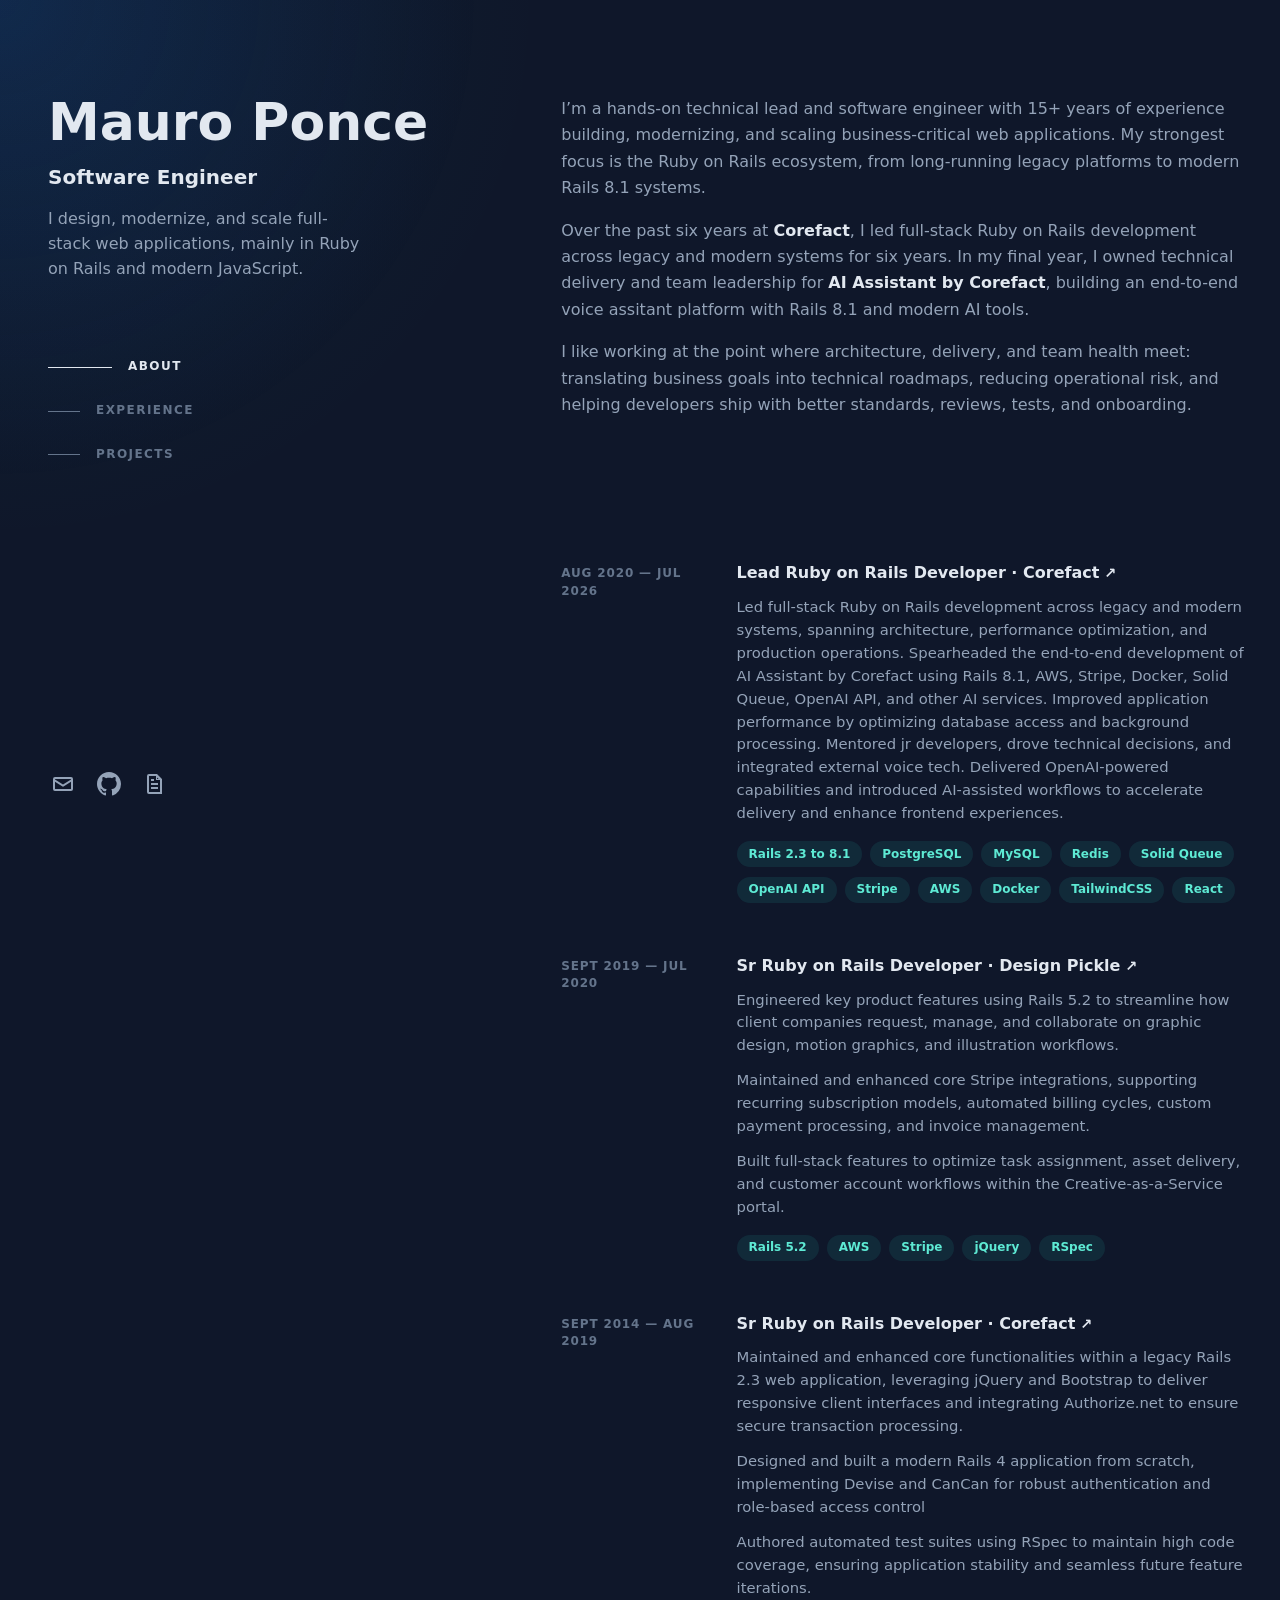
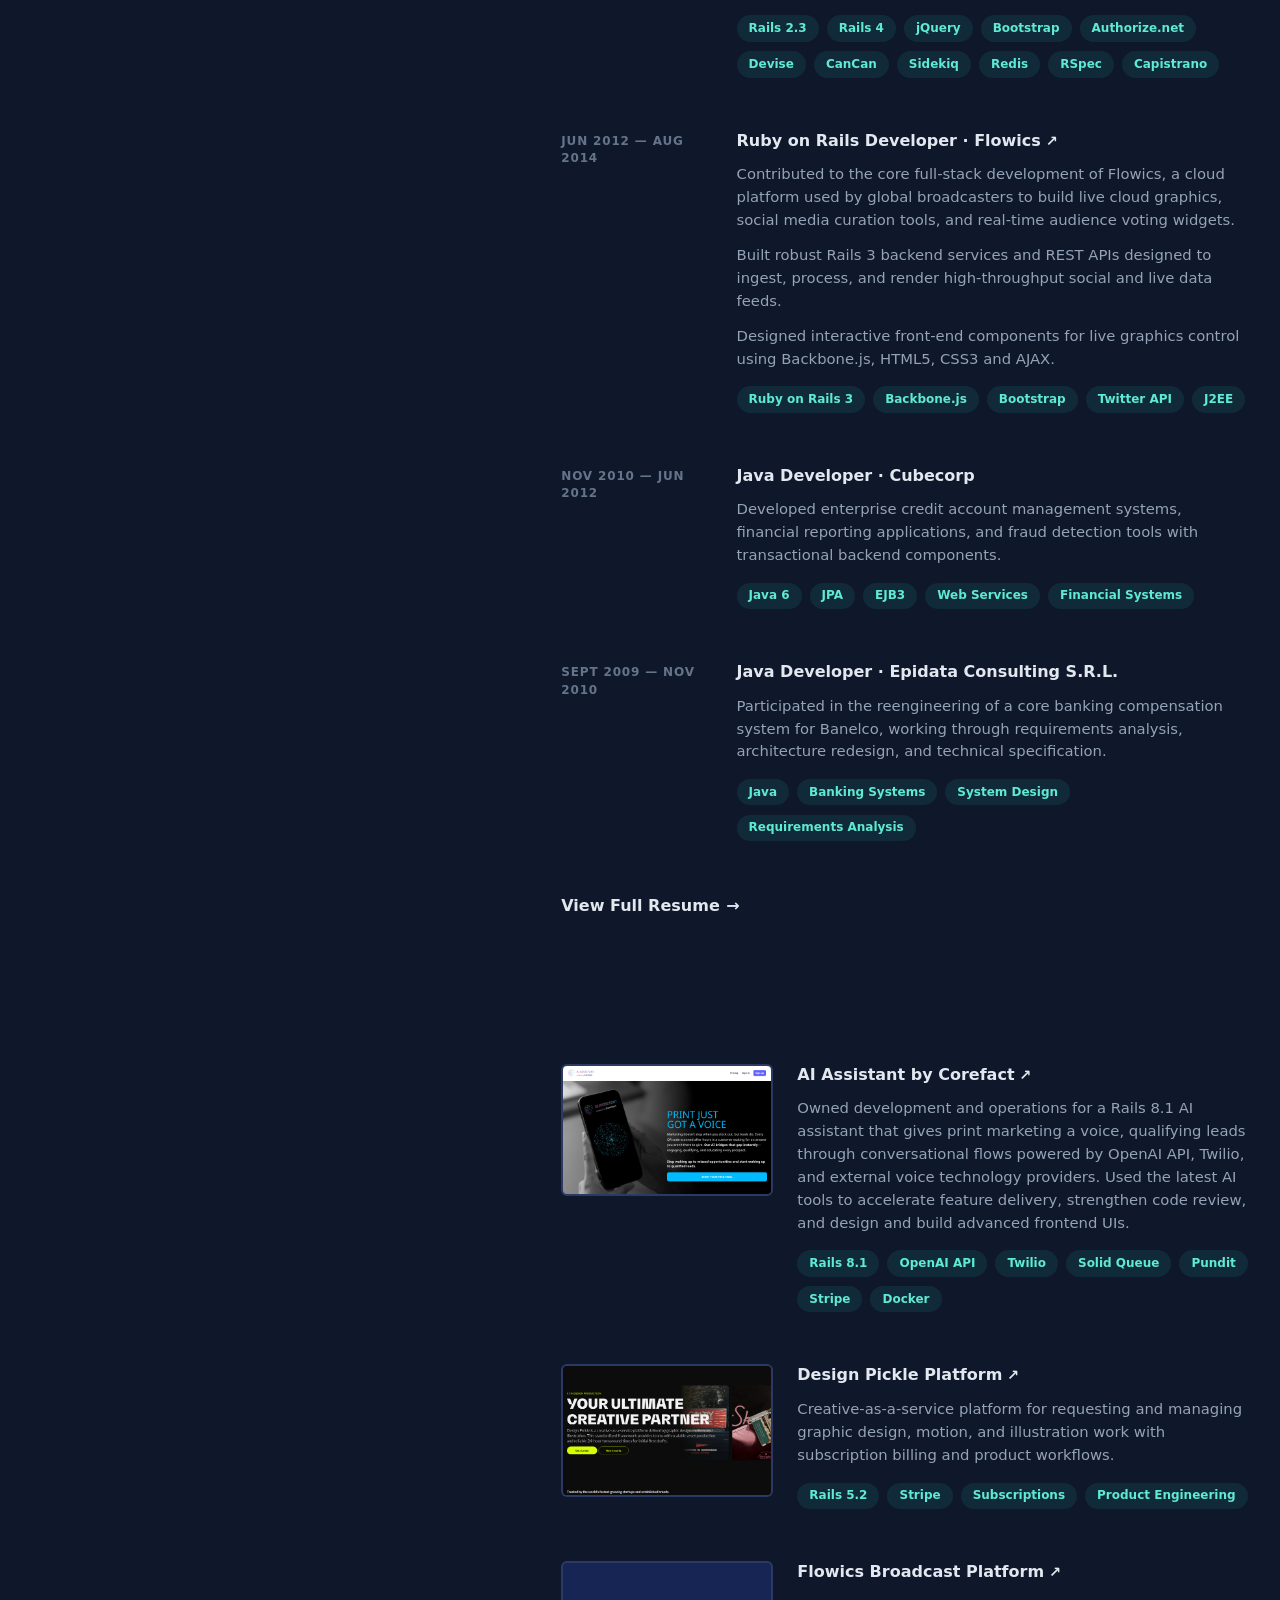
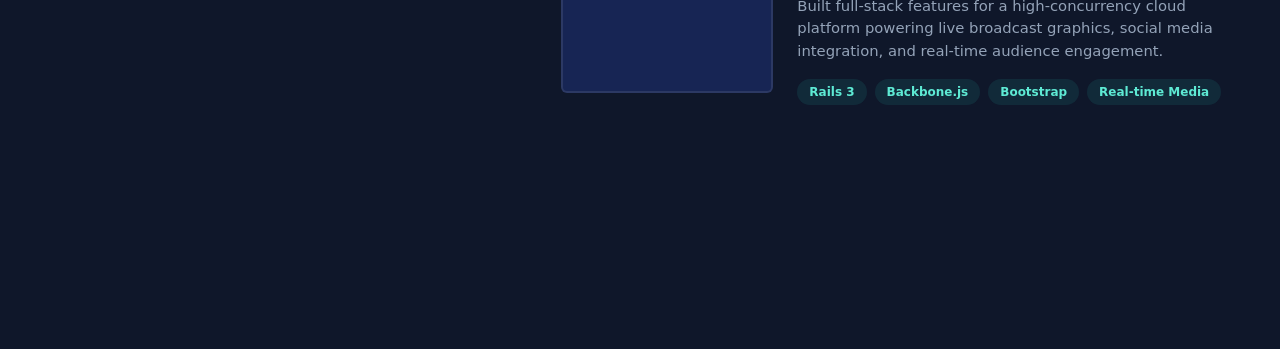
<file: index.html>
<!DOCTYPE html>
<html lang="en">
<head>
  <meta charset="utf-8">
  <meta name="viewport" content="width=device-width, initial-scale=1">
  <meta name="description" content="Mauro Ponce is a Ruby on Rails Tech Lead and Software Engineer based in Buenos Aires, Argentina.">
  <meta name="theme-color" content="#0f172a">
  <title>Mauro Ponce</title>
  <style>
    :root {
      --bg: #0f172a;
      --panel: rgba(30, 41, 59, 0.5);
      --panel-border: rgba(148, 163, 184, 0.1);
      --text: #94a3b8;
      --muted: #64748b;
      --heading: #e2e8f0;
      --accent: #5eead4;
      --accent-soft: rgba(45, 212, 191, 0.1);
      --focus: #f8e16c;
      --max: 1280px;
    }

    * {
      box-sizing: border-box;
    }

    html {
      scroll-behavior: smooth;
    }

    body {
      min-height: 100vh;
      margin: 0;
      background:
        radial-gradient(circle at top left, rgba(20, 184, 166, 0.08), transparent 34rem),
        var(--bg);
      color: var(--text);
      font: 16px/1.65 Inter, ui-sans-serif, system-ui, -apple-system, BlinkMacSystemFont, "Segoe UI", sans-serif;
      text-rendering: optimizeLegibility;
      -webkit-font-smoothing: antialiased;
    }

    body::before {
      position: fixed;
      inset: 0;
      z-index: 0;
      pointer-events: none;
      content: "";
      background: radial-gradient(
        600px circle at var(--spotlight-x, 0) var(--spotlight-y, 0),
        rgba(29, 78, 216, 0.15),
        transparent 80%
      );
      transition: opacity 180ms ease;
    }

    a {
      color: inherit;
      text-decoration: none;
    }

    a:hover,
    a:focus-visible {
      color: var(--accent);
    }

    a:focus-visible,
    button:focus-visible {
      outline: 2px solid var(--focus);
      outline-offset: 4px;
    }

    p {
      margin: 0;
    }

    .skip-link {
      position: absolute;
      left: 1rem;
      top: 1rem;
      z-index: 10;
      transform: translateY(-150%);
      border-radius: 4px;
      background: var(--focus);
      color: #0f172a;
      padding: 0.75rem 1rem;
      font-size: 0.875rem;
      font-weight: 800;
      letter-spacing: 0.08em;
      text-transform: uppercase;
      transition: transform 160ms ease;
    }

    .skip-link:focus-visible {
      transform: translateY(0);
      color: #0f172a;
    }

    .page {
      position: relative;
      z-index: 1;
      width: min(100%, var(--max));
      min-height: 100vh;
      margin: 0 auto;
      padding: 0 3rem;
    }

    .layout {
      display: flex;
      justify-content: space-between;
      gap: 1rem;
    }

    .sidebar {
      position: sticky;
      top: 0;
      display: flex;
      flex: 0 0 42%;
      max-height: 100vh;
      min-height: 100vh;
      flex-direction: column;
      justify-content: space-between;
      padding: 6rem 0;
    }

    .intro h1 {
      margin: 0;
      color: var(--heading);
      font-size: clamp(2.65rem, 6vw, 3.25rem);
      font-weight: 800;
      line-height: 1;
      letter-spacing: 0;
    }

    .intro h2 {
      margin: 1rem 0 0;
      color: var(--heading);
      font-size: 1.25rem;
      font-weight: 600;
      line-height: 1.35;
      letter-spacing: 0;
    }

    .intro p {
      max-width: 20rem;
      margin-top: 1rem;
      line-height: 1.55;
    }

    .nav {
      margin-top: 4rem;
    }

    .nav ul,
    .social-list,
    .timeline,
    .tag-list,
    .project-list,
    .related-links {
      margin: 0;
      padding: 0;
      list-style: none;
    }

    .nav-link {
      display: flex;
      align-items: center;
      width: max-content;
      padding: 0.75rem 0;
      color: var(--muted);
      font-size: 0.75rem;
      font-weight: 800;
      letter-spacing: 0.12em;
      text-transform: uppercase;
    }

    .nav-link::before {
      display: block;
      width: 2rem;
      height: 1px;
      margin-right: 1rem;
      background: var(--muted);
      content: "";
      transition: width 160ms ease, background-color 160ms ease;
    }

    .nav-link:hover,
    .nav-link:focus-visible,
    .nav-link.active {
      color: var(--heading);
    }

    .nav-link:hover::before,
    .nav-link:focus-visible::before,
    .nav-link.active::before {
      width: 4rem;
      background: var(--heading);
    }

    .social-list {
      display: flex;
      align-items: center;
      gap: 1.25rem;
      margin-left: 0.125rem;
    }

    .social-link {
      display: inline-flex;
      align-items: center;
      justify-content: center;
      width: 1.625rem;
      height: 1.625rem;
      color: var(--text);
    }

    .social-link svg {
      display: block;
      width: 1.5rem;
      height: 1.5rem;
      fill: currentColor;
    }

    main {
      flex: 0 0 58%;
      padding: 6rem 0;
    }

    .section {
      margin-bottom: 9rem;
      scroll-margin-top: 6rem;
    }

    .section-heading {
      position: sticky;
      top: 0;
      z-index: 2;
      display: none;
      margin: 0 0 1.5rem;
      padding: 1.25rem 0;
      background: rgba(15, 23, 42, 0.86);
      color: var(--heading);
      font-size: 0.875rem;
      font-weight: 800;
      letter-spacing: 0.12em;
      text-transform: uppercase;
      backdrop-filter: blur(12px);
    }

    .prose p + p {
      margin-top: 1rem;
    }

    .prose a,
    footer a {
      color: var(--heading);
      font-weight: 600;
    }

    .prose a:hover,
    .prose a:focus-visible,
    footer a:hover,
    footer a:focus-visible {
      color: var(--accent);
    }

    .timeline,
    .project-list {
      position: relative;
    }

    .timeline:hover .item,
    .project-list:hover .project-card {
      opacity: 0.55;
    }

    .timeline .item:hover,
    .project-list .project-card:hover,
    .timeline .item:focus-within,
    .project-list .project-card:focus-within {
      opacity: 1;
    }

    .item,
    .project-card {
      position: relative;
      display: grid;
      gap: 1rem;
      padding-bottom: 0.25rem;
      transition: opacity 160ms ease;
    }

    .item {
      grid-template-columns: minmax(7.25rem, 0.95fr) minmax(0, 3.05fr);
    }

    .item + .item,
    .project-card + .project-card {
      margin-top: 3rem;
    }

    .item::before,
    .project-card::before {
      position: absolute;
      inset: -1rem -1.5rem;
      z-index: -1;
      display: block;
      border-radius: 8px;
      background: transparent;
      box-shadow: none;
      content: "";
      transition: background-color 160ms ease, box-shadow 160ms ease;
    }

    .item:hover::before,
    .item:focus-within::before,
    .project-card:hover::before,
    .project-card:focus-within::before {
      background: var(--panel);
      box-shadow: inset 0 1px 0 0 var(--panel-border), 0 14px 36px rgba(2, 6, 23, 0.22);
    }

    .date {
      margin-top: 0.2rem;
      color: var(--muted);
      font-size: 0.75rem;
      font-weight: 800;
      letter-spacing: 0.07em;
      line-height: 1.45;
      text-transform: uppercase;
    }

    .item h3,
    .project-card h3 {
      margin: 0;
      color: var(--heading);
      font-size: 1rem;
      font-weight: 600;
      line-height: 1.35;
      letter-spacing: 0;
    }

    .role-stack {
      margin-top: 0.125rem;
      color: var(--muted);
      font-weight: 600;
      line-height: 1.45;
    }

    .item p,
    .project-card p {
      margin-top: 0.75rem;
      font-size: 0.925rem;
      line-height: 1.55;
    }

    .external {
      display: inline-flex;
      align-items: baseline;
      gap: 0.3rem;
    }

    .external .arrow {
      display: inline-block;
      font-size: 0.9em;
      line-height: 1;
      transition: transform 160ms ease;
    }

    .external:hover .arrow,
    .external:focus-visible .arrow {
      transform: translate(0.18rem, -0.18rem);
    }

    .related-links {
      display: flex;
      flex-wrap: wrap;
      gap: 0.45rem 0.9rem;
      margin-top: 0.9rem;
      font-size: 0.875rem;
    }

    .related-links a {
      color: var(--text);
    }

    .related-links a::before {
      color: var(--muted);
      content: "#";
    }

    .tag-list {
      display: flex;
      flex-wrap: wrap;
      gap: 0.5rem;
      margin-top: 0.9rem;
    }

    .tag {
      display: inline-flex;
      align-items: center;
      min-height: 1.65rem;
      border-radius: 999px;
      background: var(--accent-soft);
      color: var(--accent);
      padding: 0.2rem 0.75rem;
      font-size: 0.75rem;
      font-weight: 600;
      line-height: 1.25;
    }

    .resume-link,
    .archive-link {
      display: inline-flex;
      align-items: center;
      margin-top: 3rem;
      color: var(--heading);
      font-weight: 700;
    }

    .resume-link .arrow,
    .archive-link .arrow {
      display: inline-block;
      margin-left: 0.4rem;
      transition: transform 160ms ease;
    }

    .resume-link:hover .arrow,
    .resume-link:focus-visible .arrow,
    .archive-link:hover .arrow,
    .archive-link:focus-visible .arrow {
      transform: translateX(0.25rem);
    }

    .project-card {
      grid-template-columns: minmax(10rem, 0.8fr) minmax(0, 1.7fr);
      align-items: start;
      gap: 1.5rem;
    }

    .project-copy {
      min-width: 0;
      order: 2;
    }

    .project-thumb {
      position: relative;
      display: block;
      order: 1;
      width: 100%;
      min-width: 7rem;
      overflow: hidden;
      border: 2px solid rgba(226, 232, 240, 0.1);
      border-radius: 6px;
      aspect-ratio: 16 / 10;
      background: #172554;
      transition: border-color 160ms ease, transform 160ms ease;
    }

    .project-card:hover .project-thumb,
    .project-card:focus-within .project-thumb {
      border-color: rgba(226, 232, 240, 0.3);
      transform: translateY(-1px);
    }

    .project-thumb::before {
      position: absolute;
      inset: 0;
      content: "";
    }

    .project-video::before,
    .project-image::before {
      display: none;
    }

    .project-video video,
    .project-image img {
      display: block;
      width: 100%;
      height: 100%;
      object-fit: cover;
    }

    .thumb-course::before {
      background:
        linear-gradient(135deg, rgba(94, 234, 212, 0.32), transparent 48%),
        linear-gradient(0deg, rgba(15, 23, 42, 0.5), rgba(15, 23, 42, 0.1)),
        #19324a;
    }

    .thumb-course::after,
    .thumb-site::after {
      position: absolute;
      left: 14%;
      right: 14%;
      top: 22%;
      height: 10%;
      border-radius: 999px;
      background: rgba(226, 232, 240, 0.78);
      box-shadow:
        0 1.2rem 0 rgba(148, 163, 184, 0.42),
        0 2.4rem 0 rgba(148, 163, 184, 0.22);
      content: "";
    }

    .thumb-site::before {
      background:
        radial-gradient(circle at 72% 30%, rgba(94, 234, 212, 0.52) 0 10%, transparent 10.5%),
        linear-gradient(180deg, #1e293b 0 22%, transparent 22%),
        linear-gradient(135deg, #16213d, #223857);
    }

    footer {
      max-width: 34rem;
      color: var(--muted);
      font-size: 0.875rem;
      line-height: 1.6;
    }

    .sr-only {
      position: absolute;
      width: 1px;
      height: 1px;
      padding: 0;
      margin: -1px;
      overflow: hidden;
      clip: rect(0, 0, 0, 0);
      white-space: nowrap;
      border: 0;
    }

    @media (prefers-reduced-motion: reduce) {
      html {
        scroll-behavior: auto;
      }

      *,
      *::before,
      *::after {
        transition-duration: 0.01ms !important;
        animation-duration: 0.01ms !important;
        animation-iteration-count: 1 !important;
      }

      body::before {
        display: none;
      }
    }

    @media (max-width: 1080px) {
      .page {
        padding: 0 3rem;
      }
    }

    @media (max-width: 900px) {
      body::before {
        opacity: 0.8;
      }

      .page {
        padding: 3rem 1.5rem;
      }

      .layout {
        display: block;
      }

      .sidebar {
        position: relative;
        display: block;
        max-height: none;
        min-height: 0;
        padding: 0;
      }

      .nav {
        display: none;
      }

      .social-list {
        margin-top: 2rem;
      }

      main {
        padding: 5rem 0 0;
      }

      .section {
        margin-bottom: 5rem;
        scroll-margin-top: 5rem;
      }

      .section-heading {
        display: block;
      }
    }

    @media (max-width: 680px) {
      .page {
        padding-inline: 1.5rem;
      }

      .intro h1 {
        font-size: 2.5rem;
      }

      .item,
      .project-card {
        display: block;
      }

      .item::before,
      .project-card::before {
        inset: -1rem;
      }

      .date {
        margin-bottom: 0.5rem;
      }

      .project-thumb {
        width: min(12rem, 100%);
        margin-bottom: 1rem;
      }

      .timeline:hover .item,
      .project-list:hover .project-card {
        opacity: 1;
      }
    }
  </style>
</head>
<body id="top">
  <a class="skip-link" href="#content">Skip to content</a>
  <div class="page">
    <div class="layout">
      <header class="sidebar">
        <div>
          <div class="intro">
            <h1><a href="#top">Mauro Ponce</a></h1>
            <h2>Software Engineer</h2>
            <p>I design, modernize, and scale full-stack web applications, mainly in Ruby on Rails and modern JavaScript.</p>
          </div>

          <nav class="nav" aria-label="Primary navigation">
            <ul>
              <li><a class="nav-link active" href="#about" aria-current="true">About</a></li>
              <li><a class="nav-link" href="#experience">Experience</a></li>
              <li><a class="nav-link" href="#projects">Projects</a></li>
              <!-- <li><a class="nav-link" href="blog/index.html">Blog</a></li> -->
            </ul>
          </nav>
        </div>

        <ul class="social-list" aria-label="Social links">
          <li>
            <a class="social-link" href="mailto:mgp1989@gmail.com" aria-label="Email Mauro Ponce">
              <svg viewBox="0 0 24 24" aria-hidden="true"><path d="M4 5h16a2 2 0 0 1 2 2v10a2 2 0 0 1-2 2H4a2 2 0 0 1-2-2V7a2 2 0 0 1 2-2Zm0 2v.4l8 5 8-5V7H4Zm0 2.8V17h16V9.8l-7.47 4.67a1 1 0 0 1-1.06 0L4 9.8Z"></path></svg>
            </a>
          </li>
          <li>
            <a class="social-link" href="https://github.com/mauroponce" target="_blank" rel="noreferrer noopener" aria-label="GitHub">
              <svg viewBox="0 0 16 16" aria-hidden="true"><path d="M8 0C3.58 0 0 3.58 0 8c0 3.54 2.29 6.53 5.47 7.59.4.07.55-.17.55-.38 0-.19-.01-.82-.01-1.49-2.01.37-2.53-.49-2.69-.94-.09-.23-.48-.94-.82-1.13-.28-.15-.68-.52-.01-.53.63-.01 1.08.58 1.23.82.72 1.21 1.87.87 2.33.66.07-.52.28-.87.51-1.07-1.78-.2-3.64-.89-3.64-3.95 0-.87.31-1.59.82-2.15-.08-.2-.36-1.02.08-2.12 0 0 .67-.21 2.2.82.64-.18 1.32-.27 2-.27.68 0 1.36.09 2 .27 1.53-1.03 2.2-.82 2.2-.82.44 1.1.16 1.92.08 2.12.51.56.82 1.27.82 2.15 0 3.07-1.87 3.75-3.65 3.95.29.25.54.73.54 1.48 0 1.07-.01 1.93-.01 2.2 0 .21.15.46.55.38A8.013 8.013 0 0 0 16 8c0-4.42-3.58-8-8-8Z"></path></svg>
            </a>
          </li>
          <li>
            <a class="social-link" href="mauro_ponce_resume.pdf" target="_blank" rel="noreferrer noopener" aria-label="Resume">
              <svg viewBox="0 0 24 24" aria-hidden="true"><path d="M6 2h8l5 5v15H6a2 2 0 0 1-2-2V4a2 2 0 0 1 2-2Zm7 2H6v16h11V8h-4V4Zm1 1.4V7h1.6L14 5.4ZM8 11h7v2H8v-2Zm0 4h7v2H8v-2Zm0-8h3v2H8V7Z"></path></svg>
            </a>
          </li>
        </ul>
      </header>

      <main id="content">
        <section id="about" class="section" aria-labelledby="about-heading">
          <h2 id="about-heading" class="section-heading">About</h2>
          <div class="prose">
            <p>I&rsquo;m a hands-on technical lead and software engineer with 15+ years of experience building, modernizing, and scaling business-critical web applications. My strongest focus is the Ruby on Rails ecosystem, from long-running legacy platforms to modern Rails 8.1 systems.</p>
            <p>Over the past six years at <a href="https://www.corefact.com/" target="_blank" rel="noreferrer noopener">Corefact</a>, I led full-stack Ruby on Rails development across legacy and modern systems for six years. In my final year, I owned technical delivery and team leadership for <a href="https://ai.corefact.com/" target="_blank" rel="noreferrer noopener">AI Assistant by Corefact</a>, building an end-to-end voice assitant platform with Rails 8.1 and modern AI tools.</p>
            <p>I like working at the point where architecture, delivery, and team health meet: translating business goals into technical roadmaps, reducing operational risk, and helping developers ship with better standards, reviews, tests, and onboarding.</p>
          </div>
        </section>

        <section id="experience" class="section" aria-labelledby="experience-heading">
          <h2 id="experience-heading" class="section-heading">Experience</h2>
          <ol class="timeline">
            <li class="item">
              <div class="date" aria-label="August 2020 to July 2026">Aug 2020 &mdash; Jul 2026</div>
              <div>
                <h3>
                  <a class="external" href="https://www.corefact.com/" target="_blank" rel="noreferrer noopener">
                    Lead Ruby on Rails Developer &middot; Corefact <span class="arrow" aria-hidden="true">&nearr;</span>
                  </a>
                </h3>
                <p>Led full-stack Ruby on Rails development across legacy and modern systems, spanning architecture, performance optimization, and production operations. Spearheaded the end-to-end development of AI Assistant by Corefact using Rails 8.1, AWS, Stripe, Docker, Solid Queue, OpenAI API, and other AI services. Improved application performance by optimizing database access and background processing. Mentored jr developers, drove technical decisions, and integrated external voice tech. Delivered OpenAI-powered capabilities and introduced AI-assisted workflows to accelerate delivery and enhance frontend experiences.</p>
                <ul class="tag-list" aria-label="Technologies used">
                  <li><span class="tag">Rails 2.3 to 8.1</span></li>
                  <li><span class="tag">PostgreSQL</span></li>
                  <li><span class="tag">MySQL</span></li>
                  <li><span class="tag">Redis</span></li>
                  <li><span class="tag">Solid Queue</span></li>
                  <li><span class="tag">OpenAI API</span></li>
                  <li><span class="tag">Stripe</span></li>
                  <li><span class="tag">AWS</span></li>
                  <li><span class="tag">Docker</span></li>
                  <li><span class="tag">TailwindCSS</span></li>
                  <li><span class="tag">React</span></li>
                </ul>
              </div>
            </li>

            <li class="item">
              <div class="date" aria-label="September 2019 to July 2020">Sept 2019 &mdash; Jul 2020</div>
              <div>
                <h3>
                  <a class="external" href="https://designpickle.com/" target="_blank" rel="noreferrer noopener">
                    Sr Ruby on Rails Developer &middot; Design Pickle <span class="arrow" aria-hidden="true">&nearr;</span>
                  </a>
                </h3>
                <p>Engineered key product features using Rails 5.2 to streamline how client companies request, manage, and collaborate on graphic design, motion graphics, and illustration workflows.</p>
                <p>Maintained and enhanced core Stripe integrations, supporting recurring subscription models, automated billing cycles, custom payment processing, and invoice management.</p>
                <p>Built full-stack features to optimize task assignment, asset delivery, and customer account workflows within the Creative-as-a-Service portal.</p>
                <ul class="tag-list" aria-label="Technologies used">
                  <li><span class="tag">Rails 5.2</span></li>
                  <li><span class="tag">AWS</span></li>
                  <li><span class="tag">Stripe</span></li>
                  <li><span class="tag">jQuery</span></li>
                  <li><span class="tag">RSpec</span></li>
                </ul>
              </div>
            </li>

            <li class="item">
              <div class="date" aria-label="September 2014 to August 2019">Sept 2014 &mdash; Aug 2019</div>
              <div>
                <h3>
                  <a class="external" href="https://www.corefact.com/" target="_blank" rel="noreferrer noopener">
                    Sr Ruby on Rails Developer &middot; Corefact <span class="arrow" aria-hidden="true">&nearr;</span>
                  </a>
                </h3>
                <p>Maintained and enhanced core functionalities within a legacy Rails 2.3 web application, leveraging jQuery and Bootstrap to deliver responsive client interfaces and integrating Authorize.net to ensure secure transaction processing.</p>
                <p>Designed and built a modern Rails 4 application from scratch, implementing Devise and CanCan for robust authentication and role-based access control</p>
                <p>Authored automated test suites using RSpec to maintain high code coverage, ensuring application stability and seamless future feature iterations.</p>
                <ul class="tag-list" aria-label="Technologies used">
                  <li><span class="tag">Rails 2.3</span></li>
                  <li><span class="tag">Rails 4</span></li>
                  <li><span class="tag">jQuery</span></li>
                  <li><span class="tag">Bootstrap</span></li>
                  <li><span class="tag">Authorize.net</span></li>
                  <li><span class="tag">Devise</span></li>
                  <li><span class="tag">CanCan</span></li>
                  <li><span class="tag">Sidekiq</span></li>
                  <li><span class="tag">Redis</span></li>
                  <li><span class="tag">RSpec</span></li>
                  <li><span class="tag">Capistrano</span></li>
                </ul>
              </div>
            </li>

            <li class="item">
              <div class="date" aria-label="June 2012 to August 2014">Jun 2012 &mdash; Aug 2014</div>
              <div>
                <h3>
                  <a class="external" href="https://www.flowics.com/" target="_blank" rel="noreferrer noopener">
                    Ruby on Rails Developer &middot; Flowics <span class="arrow" aria-hidden="true">&nearr;</span>
                  </a>
                </h3>
                <p>Contributed to the core full-stack development of Flowics, a cloud platform used by global broadcasters to build live cloud graphics, social media curation tools, and real-time audience voting widgets.</p>
                <p>Built robust Rails 3 backend services and REST APIs designed to ingest, process, and render high-throughput social and live data feeds.</p>
                <p>Designed interactive front-end components for live graphics control using Backbone.js, HTML5, CSS3 and AJAX.</p>
                <ul class="tag-list" aria-label="Technologies used">
                  <li><span class="tag">Ruby on Rails 3</span></li>
                  <li><span class="tag">Backbone.js</span></li>
                  <li><span class="tag">Bootstrap</span></li>
                  <li><span class="tag">Twitter API</span></li>
                  <li><span class="tag">J2EE</span></li>
                </ul>
              </div>
            </li>

            <li class="item">
              <div class="date" aria-label="November 2010 to June 2012">Nov 2010 &mdash; Jun 2012</div>
              <div>
                <h3>Java Developer &middot; Cubecorp</h3>
                <p>Developed enterprise credit account management systems, financial reporting applications, and fraud detection tools with transactional backend components.</p>
                <ul class="tag-list" aria-label="Technologies used">
                  <li><span class="tag">Java 6</span></li>
                  <li><span class="tag">JPA</span></li>
                  <li><span class="tag">EJB3</span></li>
                  <li><span class="tag">Web Services</span></li>
                  <li><span class="tag">Financial Systems</span></li>
                </ul>
              </div>
            </li>

            <li class="item">
              <div class="date" aria-label="September 2009 to November 2010">Sept 2009 &mdash; Nov 2010</div>
              <div>
                <h3>Java Developer &middot; Epidata Consulting S.R.L.</h3>
                <p>Participated in the reengineering of a core banking compensation system for Banelco, working through requirements analysis, architecture redesign, and technical specification.</p>
                <ul class="tag-list" aria-label="Technologies used">
                  <li><span class="tag">Java</span></li>
                  <li><span class="tag">Banking Systems</span></li>
                  <li><span class="tag">System Design</span></li>
                  <li><span class="tag">Requirements Analysis</span></li>
                </ul>
              </div>
            </li>
          </ol>

          <a class="resume-link" href="mauro_ponce_resume.pdf" target="_blank" rel="noreferrer noopener">View Full Resume<span class="arrow" aria-hidden="true">&rarr;</span></a>
        </section>

        <section id="projects" class="section" aria-labelledby="projects-heading">
          <h2 id="projects-heading" class="section-heading">Projects</h2>
          <ul class="project-list">
            <li class="project-card">
              <div class="project-copy">
                <h3>
                  <a class="external" href="https://ai.corefact.com/" target="_blank" rel="noreferrer noopener">
                    AI Assistant by Corefact <span class="arrow" aria-hidden="true">&nearr;</span>
                  </a>
                </h3>
                <p>Owned development and operations for a Rails 8.1 AI assistant that gives print marketing a voice, qualifying leads through conversational flows powered by OpenAI API, Twilio, and external voice technology providers. Used the latest AI tools to accelerate feature delivery, strengthen code review, and design and build advanced frontend UIs.</p>
                <ul class="tag-list" aria-label="Technologies used">
                  <li><span class="tag">Rails 8.1</span></li>
                  <li><span class="tag">OpenAI API</span></li>
                  <li><span class="tag">Twilio</span></li>
                  <li><span class="tag">Solid Queue</span></li>
                  <li><span class="tag">Pundit</span></li>
                  <li><span class="tag">Stripe</span></li>
                  <li><span class="tag">Docker</span></li>
                </ul>
              </div>
              <div class="project-thumb project-image">
                <img src="assets/corefact-ai-home.png" alt="AI Assistant by Corefact homepage screenshot" loading="lazy" decoding="async">
              </div>
            </li>

            <li class="project-card">
              <div class="project-copy">
                <h3>
                  <a class="external" href="https://designpickle.com/" target="_blank" rel="noreferrer noopener">
                    Design Pickle Platform <span class="arrow" aria-hidden="true">&nearr;</span>
                  </a>
                </h3>
                <p>Creative-as-a-service platform for requesting and managing graphic design, motion, and illustration work with subscription billing and product workflows.</p>
                <ul class="tag-list" aria-label="Technologies used">
                  <li><span class="tag">Rails 5.2</span></li>
                  <li><span class="tag">Stripe</span></li>
                  <li><span class="tag">Subscriptions</span></li>
                  <li><span class="tag">Product Engineering</span></li>
                </ul>
              </div>
              <div class="project-thumb project-image">
                <img src="assets/designpickle-home.png" alt="Design Pickle homepage screenshot" loading="lazy" decoding="async">
              </div>
            </li>

            <li class="project-card">
              <div class="project-copy">
                <h3>
                  <a class="external" href="https://www.flowics.com/" target="_blank" rel="noreferrer noopener">
                    Flowics Broadcast Platform <span class="arrow" aria-hidden="true">&nearr;</span>
                  </a>
                </h3>
                <p>Built full-stack features for a high-concurrency cloud platform powering live broadcast graphics, social media integration, and real-time audience engagement.</p>
                <ul class="tag-list" aria-label="Technologies used">
                  <li><span class="tag">Rails 3</span></li>
                  <li><span class="tag">Backbone.js</span></li>
                  <li><span class="tag">Bootstrap</span></li>
                  <li><span class="tag">Real-time Media</span></li>
                </ul>
              </div>
              <div class="project-thumb project-video" aria-label="Flowics social media graphics demo video">
                <video autoplay muted loop playsinline preload="metadata">
                  <source src="assets/flowics-social-media-graphics-v1.mp4" type="video/mp4">
                </video>
              </div>
            </li>
          </ul>
        </section>

      </main>
    </div>
  </div>

  <script>
    const root = document.documentElement;

    window.addEventListener("pointermove", (event) => {
      root.style.setProperty("--spotlight-x", `${event.clientX}px`);
      root.style.setProperty("--spotlight-y", `${event.clientY}px`);
    });

    if (window.matchMedia("(prefers-reduced-motion: reduce)").matches) {
      document.querySelectorAll("video[autoplay]").forEach((video) => {
        video.removeAttribute("autoplay");
        video.pause();
      });
    }

    const sectionIds = ["about", "experience", "projects"];
    const navLinks = new Map(
      sectionIds.map((id) => [id, document.querySelector(`.nav-link[href="#${id}"]`)])
    );

    const setActiveSection = (id) => {
      navLinks.forEach((link, key) => {
        const isActive = key === id;
        link.classList.toggle("active", isActive);
        if (isActive) {
          link.setAttribute("aria-current", "true");
        } else {
          link.removeAttribute("aria-current");
        }
      });
    };

    const observer = new IntersectionObserver((entries) => {
      const visible = entries
        .filter((entry) => entry.isIntersecting)
        .sort((a, b) => b.intersectionRatio - a.intersectionRatio);

      if (visible[0]) {
        setActiveSection(visible[0].target.id);
      }
    }, {
      rootMargin: "-35% 0px -45% 0px",
      threshold: [0.1, 0.25, 0.5, 0.75]
    });

    sectionIds.forEach((id) => {
      const section = document.getElementById(id);
      if (section) {
        observer.observe(section);
      }
    });
  </script>
</body>
</html>
</file>
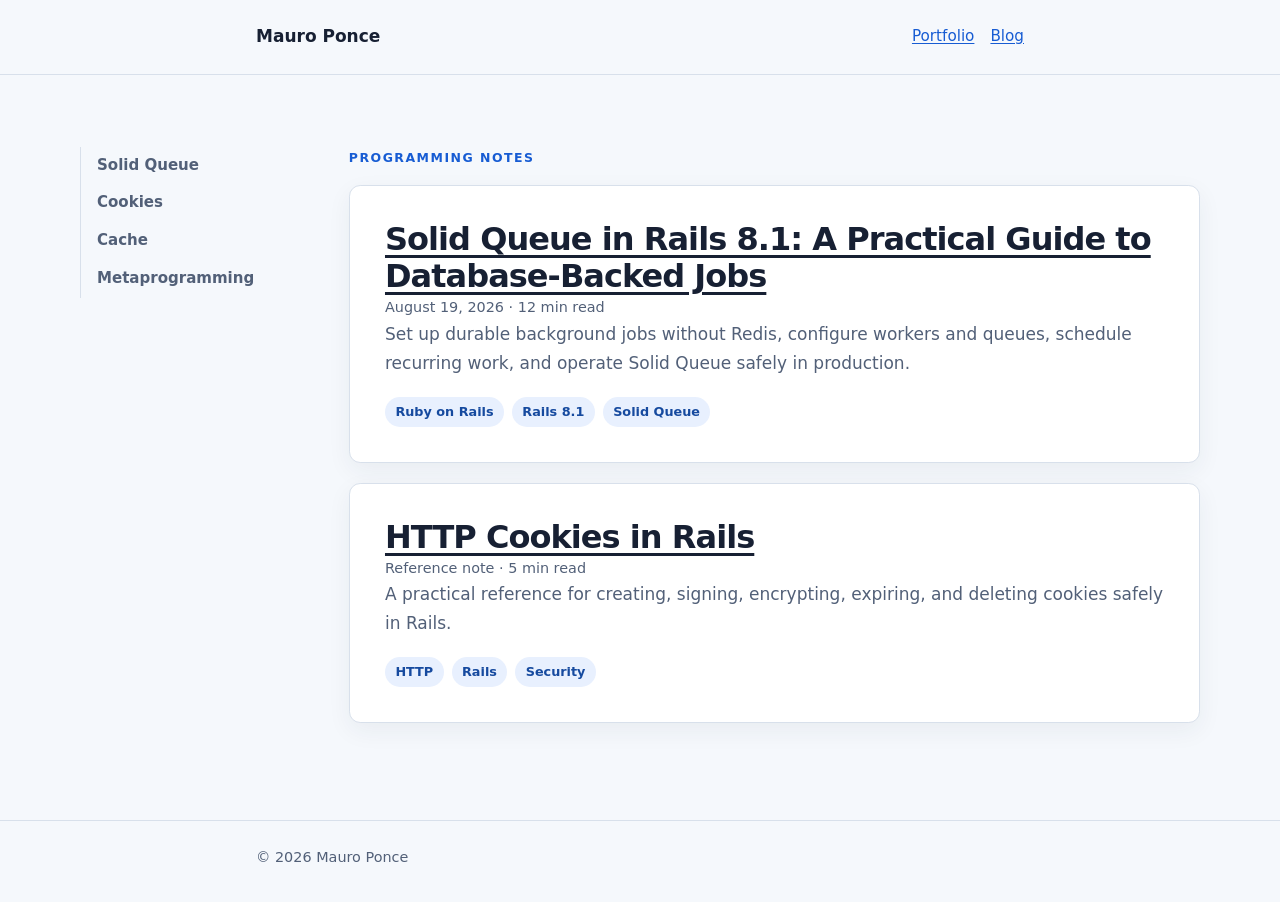
<file: blog/index.html>
<!DOCTYPE html>
<html lang="en">
<head>
  <meta charset="utf-8">
  <meta name="viewport" content="width=device-width, initial-scale=1">
  <meta name="description" content="Programming notes by Mauro Ponce on Ruby on Rails, architecture, and software delivery.">
  <meta name="theme-color" content="#f8fafc">
  <title>Blog · Mauro Ponce</title>
  <style>
    :root { --ink: #172033; --muted: #526078; --line: #d8e0eb; --accent: #175cd3; --paper: #ffffff; --wash: #f5f8fc; }
    * { box-sizing: border-box; }
    html { scroll-behavior: smooth; }
    body { margin: 0; background: var(--wash); color: var(--ink); font: 17px/1.7 Inter, ui-sans-serif, system-ui, -apple-system, BlinkMacSystemFont, "Segoe UI", sans-serif; }
    a { color: var(--accent); text-underline-offset: 0.16em; }
    a:hover { color: #0b3d91; }
    a:focus-visible { outline: 3px solid #f4c95d; outline-offset: 3px; border-radius: 2px; }
    .skip-link { position: absolute; left: 1rem; top: 1rem; transform: translateY(-160%); background: var(--ink); color: #fff; padding: 0.6rem 0.85rem; font-weight: 700; }
    .skip-link:focus { transform: translateY(0); }
    .shell { width: min(100% - 2rem, 48rem); margin: 0 auto; }
    .site-header { padding: 1.4rem 0; border-bottom: 1px solid var(--line); }
    .site-header .shell { display: flex; align-items: center; justify-content: space-between; gap: 1rem; }
    .brand { color: var(--ink); font-weight: 800; text-decoration: none; }
    .site-header nav { display: flex; gap: 1rem; font-size: 0.95rem; }
    main { padding: 4.5rem 0 5rem; }
    .eyebrow { margin: 0 0 0.75rem; color: var(--accent); font-size: 0.78rem; font-weight: 800; letter-spacing: 0.12em; text-transform: uppercase; }
    h1 { max-width: 14ch; margin: 0; font-size: clamp(2.4rem, 7vw, 4.25rem); line-height: 1.02; letter-spacing: -0.05em; }
    .intro { max-width: 39rem; margin: 1.35rem 0 3rem; color: var(--muted); font-size: 1.15rem; }
    .post-list { display: grid; gap: 1.25rem; padding: 0; list-style: none; }
    .post-card { padding: clamp(1.35rem, 5vw, 2.2rem); border: 1px solid var(--line); border-radius: 0.7rem; background: var(--paper); box-shadow: 0 8px 24px rgba(26, 43, 72, 0.06); }
    .post-card h2 { margin: 0; font-size: clamp(1.45rem, 4vw, 2rem); line-height: 1.16; letter-spacing: -0.03em; }
    .post-card h2 a { color: var(--ink); }
    .post-card h2 a:hover { color: var(--accent); }
    .meta { margin: 0.8rem 0; color: var(--muted); font-size: 0.9rem; }
    .post-card p { margin: 0; color: var(--muted); }
    .tags { display: flex; flex-wrap: wrap; gap: 0.5rem; margin: 1.2rem 0 0; padding: 0; list-style: none; }
    .tags li { border-radius: 999px; background: #e8f0fe; color: #164a9f; padding: 0.25rem 0.65rem; font-size: 0.8rem; font-weight: 700; }
    footer { border-top: 1px solid var(--line); color: var(--muted); font-size: 0.9rem; padding: 1.5rem 0 2rem; }
    @media (max-width: 34rem) { .site-header .shell { align-items: flex-start; flex-direction: column; } main { padding-top: 3rem; } }

    .blog-shell { width: min(100% - 2rem, 70rem); margin: 0 auto; }
    .blog-layout { display: grid; grid-template-columns: 12rem minmax(0, 1fr); gap: clamp(2rem, 6vw, 5rem); padding: 4.5rem 0 5rem; }
    .topic-index { align-self: start; position: sticky; top: 1.5rem; }
    .topic-index h2 { margin: 0 0 0.7rem; color: var(--muted); font-size: 0.72rem; letter-spacing: 0.12em; text-transform: uppercase; }
    .topic-index ul { margin: 0; padding: 0; list-style: none; border-left: 1px solid var(--line); }
    .topic-index a { display: block; padding: 0.38rem 0 0.38rem 1rem; color: var(--muted); font-size: 0.94rem; font-weight: 650; text-decoration: none; }
    .topic-index a:hover { color: var(--accent); }
    .blog-layout .intro { margin-bottom: 2.7rem; }

    @media (max-width: 42rem) {
      .blog-layout { display: block; padding-top: 3rem; }
      .topic-index { position: static; margin: 0 0 2.5rem; }
      .topic-index ul { display: flex; flex-wrap: wrap; gap: 0.35rem; border: 0; }
      .topic-index a { border: 1px solid var(--line); border-radius: 999px; padding: 0.28rem 0.7rem; }
    }
  </style>
</head>
<body>
  <a class="skip-link" href="#content">Skip to content</a>
  <header class="site-header">
    <div class="shell">
      <a class="brand" href="../index.html">Mauro Ponce</a>
      <nav aria-label="Site navigation"><a href="../index.html">Portfolio</a><a href="index.html" aria-current="page">Blog</a></nav>
    </div>
  </header>
  <main id="content" class="blog-shell blog-layout">
    <nav class="topic-index" aria-label="Blog folders">
      <ul>
        <li><a href="solid-queue/index.html">Solid Queue</a></li>
        <li><a href="cookies/index.html">Cookies</a></li>
        <li><a href="cache/index.html">Cache</a></li>
        <li><a href="metaprogramming/index.html">Metaprogramming</a></li>
      </ul>
    </nav>
    <section aria-labelledby="blog-heading">
      <p class="eyebrow">Programming notes</p>
      <ul class="post-list">
        <li class="post-card"><article><h2><a href="solid-queue/index.html">Solid Queue in Rails 8.1: A Practical Guide to Database-Backed Jobs</a></h2><p class="meta"><time datetime="2026-08-19">August 19, 2026</time> · 12 min read</p><p>Set up durable background jobs without Redis, configure workers and queues, schedule recurring work, and operate Solid Queue safely in production.</p><ul class="tags" aria-label="Topics"><li>Ruby on Rails</li><li>Rails 8.1</li><li>Solid Queue</li></ul></article></li>
        <li class="post-card"><article><h2><a href="cookies/index.html">HTTP Cookies in Rails</a></h2><p class="meta">Reference note · 5 min read</p><p>A practical reference for creating, signing, encrypting, expiring, and deleting cookies safely in Rails.</p><ul class="tags" aria-label="Topics"><li>HTTP</li><li>Rails</li><li>Security</li></ul></article></li>
      </ul>
    </section>
  </main>
  <footer><div class="shell">© 2026 Mauro Ponce</div></footer>
</body>
</html>
</file>
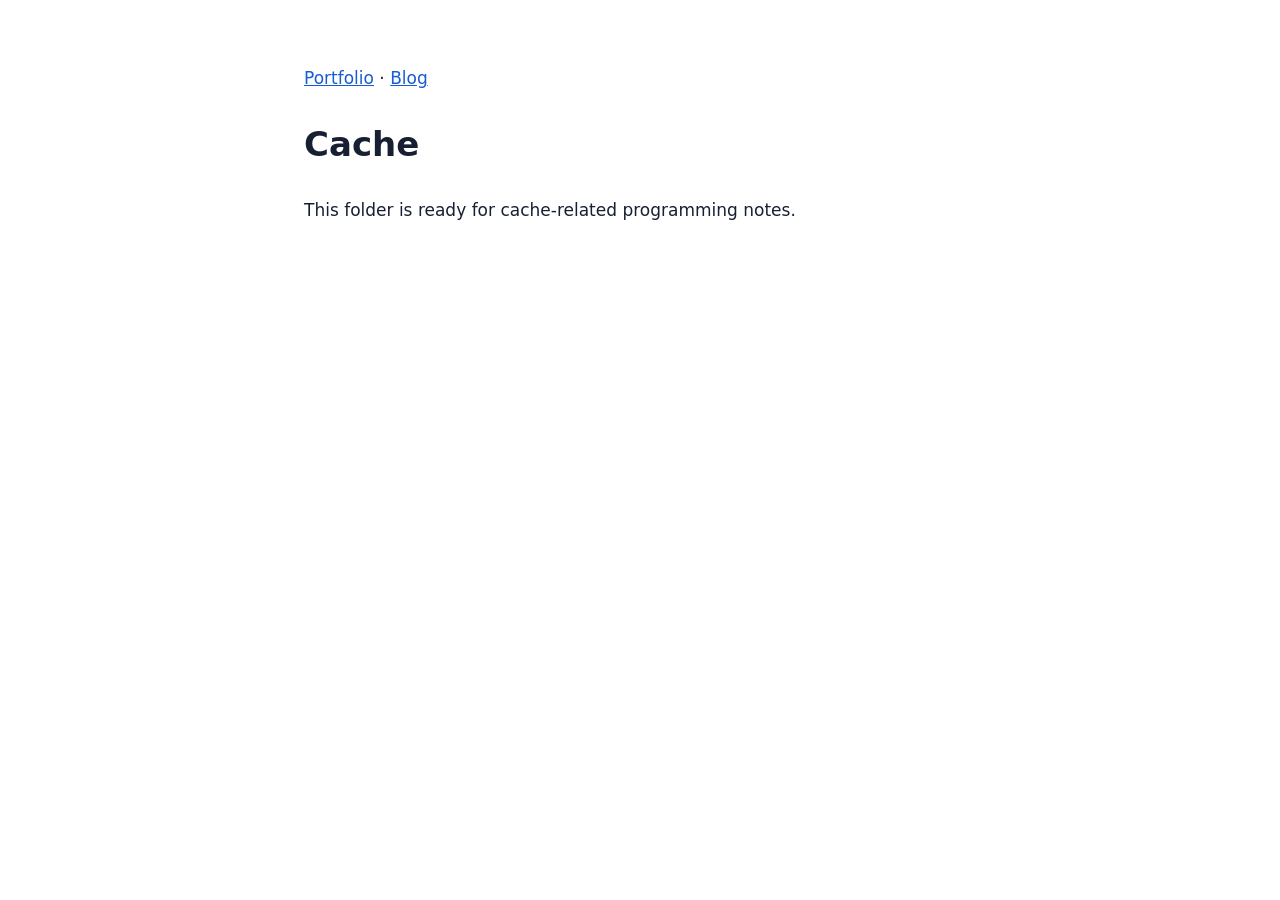
<file: blog/cache/index.html>
<!DOCTYPE html><html lang="en"><head><meta charset="utf-8"><meta name="viewport" content="width=device-width, initial-scale=1"><title>Cache · Mauro Ponce</title><style>body{max-width:42rem;margin:4rem auto;padding:0 1rem;color:#172033;font:17px/1.7 system-ui,sans-serif}a{color:#175cd3}</style></head><body><nav><a href="../../index.html">Portfolio</a> · <a href="../index.html">Blog</a></nav><main><h1>Cache</h1><p>This folder is ready for cache-related programming notes.</p></main></body></html>
</file>
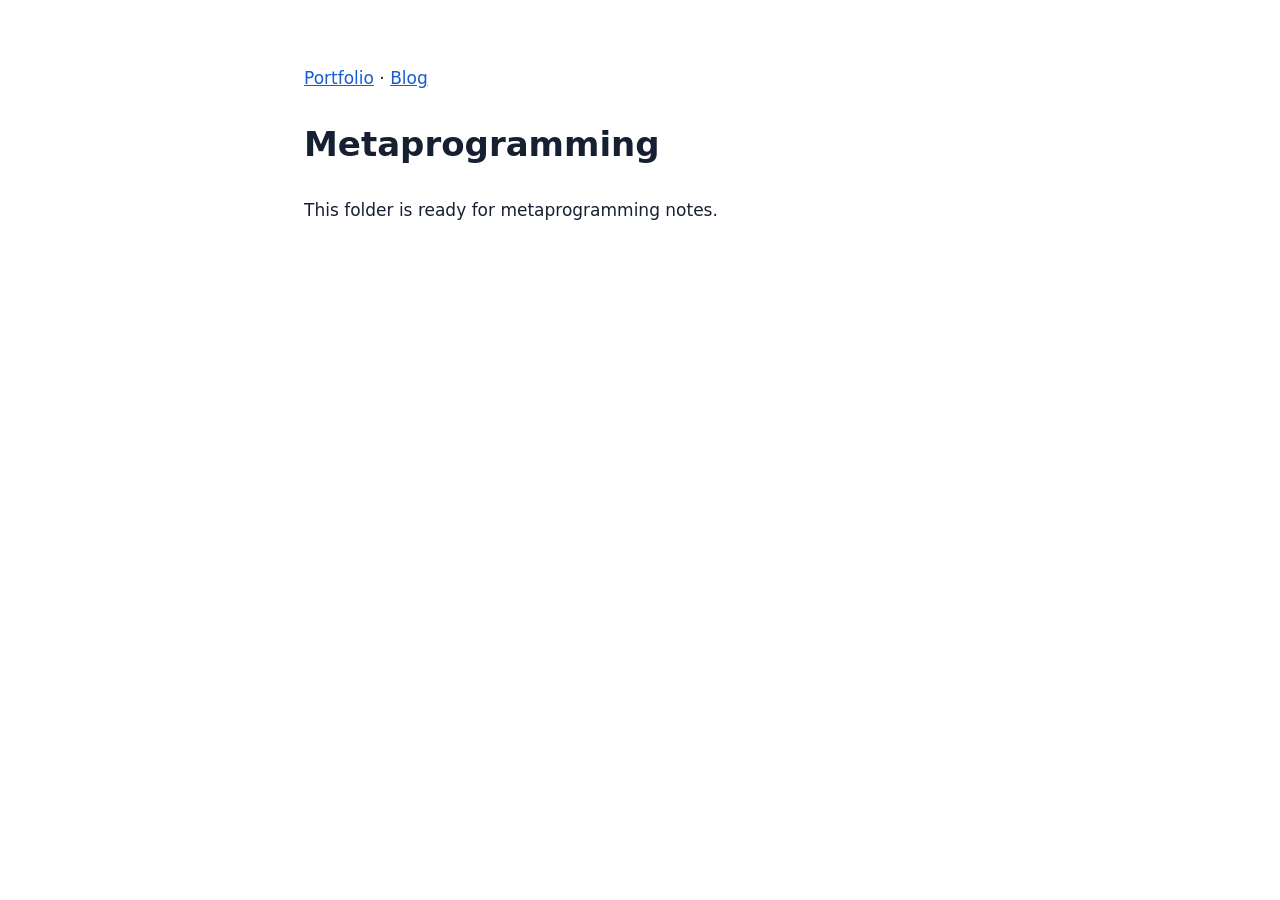
<file: blog/metaprogramming/index.html>
<!DOCTYPE html><html lang="en"><head><meta charset="utf-8"><meta name="viewport" content="width=device-width, initial-scale=1"><title>Metaprogramming · Mauro Ponce</title><style>body{max-width:42rem;margin:4rem auto;padding:0 1rem;color:#172033;font:17px/1.7 system-ui,sans-serif}a{color:#175cd3}</style></head><body><nav><a href="../../index.html">Portfolio</a> · <a href="../index.html">Blog</a></nav><main><h1>Metaprogramming</h1><p>This folder is ready for metaprogramming notes.</p></main></body></html>
</file>
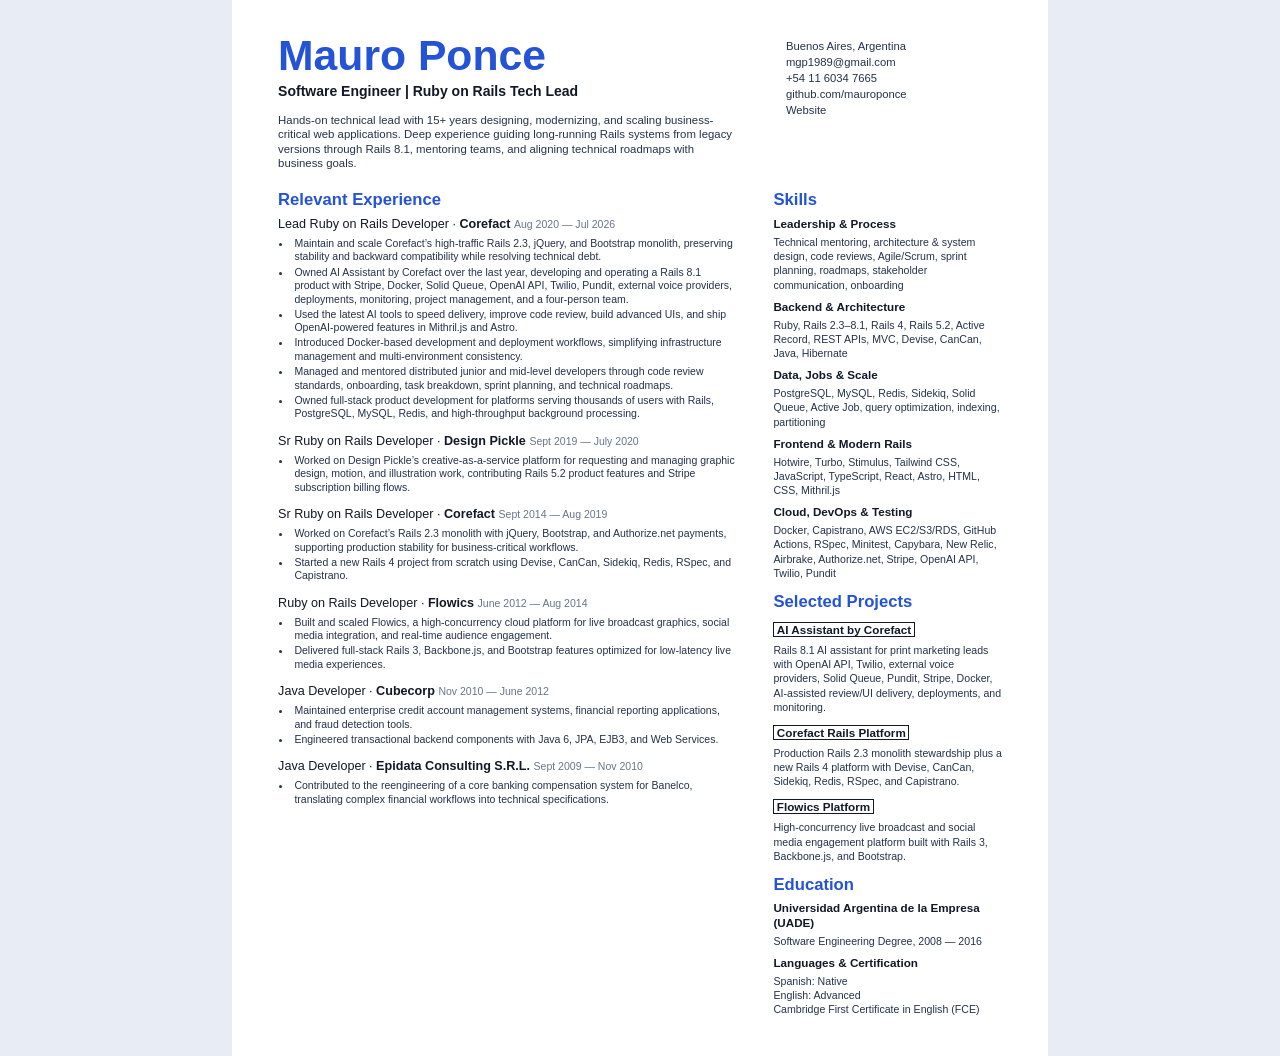
<file: resume.html>
<!DOCTYPE html>
<html lang="en">
<head>
  <meta charset="utf-8">
  <meta name="viewport" content="width=device-width, initial-scale=1">
  <title>Mauro Ponce Resume</title>
  <style>
    @page {
      size: letter;
      margin: 0;
    }

    * {
      box-sizing: border-box;
    }

    html,
    body {
      margin: 0;
      background: #e8edf5;
      color: #24324a;
      font-family: Inter, "Avenir Next", Avenir, "Segoe UI", Arial, sans-serif;
      line-height: 1.28;
      -webkit-font-smoothing: antialiased;
    }

    a {
      color: inherit;
      text-decoration: none;
    }

    .sheet {
      width: 8.5in;
      min-height: 11in;
      margin: 0 auto;
      padding: 0.36in 0.48in 0.28in;
      background: #ffffff;
    }

    .header {
      display: grid;
      grid-template-columns: minmax(0, 1fr) 2.25in;
      gap: 0.46in;
      align-items: start;
      margin-bottom: 0.22in;
    }

    h1 {
      margin: 0 0 0.08in;
      color: #2453d6;
      font-size: 32pt;
      font-weight: 800;
      line-height: 0.96;
      letter-spacing: 0;
    }

    .title {
      margin: 0 0 0.12in;
      color: #111827;
      font-size: 10.5pt;
      font-weight: 800;
    }

    .summary {
      max-width: 4.95in;
      margin: 0;
      font-size: 8.55pt;
    }

    .contact {
      margin-top: 0.05in;
      color: #24324a;
      font-size: 8.45pt;
      font-style: normal;
      line-height: 1.35;
      text-align: left;
    }

    .contact a,
    .boxed {
      display: inline-block;
      margin-bottom: 0.026in;
      color: #24324a;
      line-height: 1.1;
    }

    .content {
      display: grid;
      grid-template-columns: minmax(0, 1fr) 2.38in;
      gap: 0.4in;
      align-items: start;
    }

    section + section {
      margin-top: 0.14in;
    }

    h2 {
      margin: 0 0 0.085in;
      color: #2453d6;
      font-size: 12.5pt;
      font-weight: 800;
      line-height: 1;
    }

    h3 {
      margin: 0;
      color: #111827;
      font-size: 9.45pt;
      font-weight: 500;
      line-height: 1.25;
    }

    .company {
      font-weight: 800;
    }

    .date {
      color: #66758d;
      font-size: 7.9pt;
      font-weight: 500;
      white-space: nowrap;
    }

    .job + .job {
      margin-top: 0.135in;
    }

    .job p,
    .sidebar p {
      margin: 0.035in 0 0;
      font-size: 7.95pt;
    }

    ul {
      margin: 0.045in 0 0;
      padding-left: 0.15in;
    }

    li {
      margin: 0 0 0.018in;
      padding-left: 0.02in;
      font-size: 7.9pt;
    }

    .sidebar h3 {
      margin-top: 0.08in;
      font-size: 8.75pt;
      font-weight: 800;
    }

    .sidebar h3:first-of-type {
      margin-top: 0;
    }

    .sidebar p {
      line-height: 1.35;
    }

    .project {
      margin-bottom: 0.075in;
    }

    .project h3 {
      display: inline;
      border: 1px solid #111827;
      padding: 0 0.025in;
      line-height: 1.1;
    }

    .project p {
      margin-top: 0.04in;
    }

    @media print {
      html,
      body {
        width: 8.5in;
        min-height: 11in;
        background: #ffffff;
      }

      .sheet {
        width: 8.5in;
        min-height: 11in;
        margin: 0;
        box-shadow: none;
        -webkit-print-color-adjust: exact;
        print-color-adjust: exact;
      }
    }
  </style>
</head>
<body>
  <main class="sheet" aria-label="Mauro Ponce resume">
    <header class="header">
      <div>
        <h1>Mauro Ponce</h1>
        <p class="title">Software Engineer | Ruby on Rails Tech Lead</p>
        <p class="summary">Hands-on technical lead with 15+ years designing, modernizing, and scaling business-critical web applications. Deep experience guiding long-running Rails systems from legacy versions through Rails 8.1, mentoring teams, and aligning technical roadmaps with business goals.</p>
      </div>
      <address class="contact">
        <span class="boxed">Buenos Aires, Argentina</span><br>
        <a href="mailto:mgp1989@gmail.com">mgp1989@gmail.com</a><br>
        <a href="tel:+541160347665">+54 11 6034 7665</a><br>
        <a href="https://github.com/mauroponce">github.com/mauroponce</a><br>
        <a href="https://mauroponce.github.io">Website</a>
      </address>
    </header>

    <div class="content">
      <div>
        <section>
          <h2>Relevant Experience</h2>

          <article class="job">
            <h3>Lead Ruby on Rails Developer &middot; <span class="company">Corefact</span> <span class="date">Aug 2020 &mdash; Jul 2026</span></h3>
            <ul>
              <li>Maintain and scale Corefact&rsquo;s high-traffic Rails 2.3, jQuery, and Bootstrap monolith, preserving stability and backward compatibility while resolving technical debt.</li>
              <li>Owned AI Assistant by Corefact over the last year, developing and operating a Rails 8.1 product with Stripe, Docker, Solid Queue, OpenAI API, Twilio, Pundit, external voice providers, deployments, monitoring, project management, and a four-person team.</li>
              <li>Used the latest AI tools to speed delivery, improve code review, build advanced UIs, and ship OpenAI-powered features in Mithril.js and Astro.</li>
              <li>Introduced Docker-based development and deployment workflows, simplifying infrastructure management and multi-environment consistency.</li>
              <li>Managed and mentored distributed junior and mid-level developers through code review standards, onboarding, task breakdown, sprint planning, and technical roadmaps.</li>
              <li>Owned full-stack product development for platforms serving thousands of users with Rails, PostgreSQL, MySQL, Redis, and high-throughput background processing.</li>
            </ul>
          </article>

          <article class="job">
            <h3>Sr Ruby on Rails Developer &middot; <span class="company">Design Pickle</span> <span class="date">Sept 2019 &mdash; July 2020</span></h3>
            <ul>
              <li>Worked on Design Pickle&rsquo;s creative-as-a-service platform for requesting and managing graphic design, motion, and illustration work, contributing Rails 5.2 product features and Stripe subscription billing flows.</li>
            </ul>
          </article>

          <article class="job">
            <h3>Sr Ruby on Rails Developer &middot; <span class="company">Corefact</span> <span class="date">Sept 2014 &mdash; Aug 2019</span></h3>
            <ul>
              <li>Worked on Corefact&rsquo;s Rails 2.3 monolith with jQuery, Bootstrap, and Authorize.net payments, supporting production stability for business-critical workflows.</li>
              <li>Started a new Rails 4 project from scratch using Devise, CanCan, Sidekiq, Redis, RSpec, and Capistrano.</li>
            </ul>
          </article>

          <article class="job">
            <h3>Ruby on Rails Developer &middot; <span class="company">Flowics</span> <span class="date">June 2012 &mdash; Aug 2014</span></h3>
            <ul>
              <li>Built and scaled Flowics, a high-concurrency cloud platform for live broadcast graphics, social media integration, and real-time audience engagement.</li>
              <li>Delivered full-stack Rails 3, Backbone.js, and Bootstrap features optimized for low-latency live media experiences.</li>
            </ul>
          </article>

          <article class="job">
            <h3>Java Developer &middot; <span class="company">Cubecorp</span> <span class="date">Nov 2010 &mdash; June 2012</span></h3>
            <ul>
              <li>Maintained enterprise credit account management systems, financial reporting applications, and fraud detection tools.</li>
              <li>Engineered transactional backend components with Java 6, JPA, EJB3, and Web Services.</li>
            </ul>
          </article>

          <article class="job">
            <h3>Java Developer &middot; <span class="company">Epidata Consulting S.R.L.</span> <span class="date">Sept 2009 &mdash; Nov 2010</span></h3>
            <ul>
              <li>Contributed to the reengineering of a core banking compensation system for Banelco, translating complex financial workflows into technical specifications.</li>
            </ul>
          </article>
        </section>
      </div>

      <aside class="sidebar">
        <section>
          <h2>Skills</h2>
          <h3>Leadership &amp; Process</h3>
          <p>Technical mentoring, architecture &amp; system design, code reviews, Agile/Scrum, sprint planning, roadmaps, stakeholder communication, onboarding</p>

          <h3>Backend &amp; Architecture</h3>
          <p>Ruby, Rails 2.3&ndash;8.1, Rails 4, Rails 5.2, Active Record, REST APIs, MVC, Devise, CanCan, Java, Hibernate</p>

          <h3>Data, Jobs &amp; Scale</h3>
          <p>PostgreSQL, MySQL, Redis, Sidekiq, Solid Queue, Active Job, query optimization, indexing, partitioning</p>

          <h3>Frontend &amp; Modern Rails</h3>
          <p>Hotwire, Turbo, Stimulus, Tailwind CSS, JavaScript, TypeScript, React, Astro, HTML, CSS, Mithril.js</p>

          <h3>Cloud, DevOps &amp; Testing</h3>
          <p>Docker, Capistrano, AWS EC2/S3/RDS, GitHub Actions, RSpec, Minitest, Capybara, New Relic, Airbrake, Authorize.net, Stripe, OpenAI API, Twilio, Pundit</p>
        </section>

        <section>
          <h2>Selected Projects</h2>
          <div class="project">
            <h3>AI Assistant by Corefact</h3>
            <p>Rails 8.1 AI assistant for print marketing leads with OpenAI API, Twilio, external voice providers, Solid Queue, Pundit, Stripe, Docker, AI-assisted review/UI delivery, deployments, and monitoring.</p>
          </div>
          <div class="project">
            <h3>Corefact Rails Platform</h3>
            <p>Production Rails 2.3 monolith stewardship plus a new Rails 4 platform with Devise, CanCan, Sidekiq, Redis, RSpec, and Capistrano.</p>
          </div>
          <div class="project">
            <h3>Flowics Platform</h3>
            <p>High-concurrency live broadcast and social media engagement platform built with Rails 3, Backbone.js, and Bootstrap.</p>
          </div>
        </section>

        <section>
          <h2>Education</h2>
          <h3>Universidad Argentina de la Empresa (UADE)</h3>
          <p>Software Engineering Degree, 2008 &mdash; 2016</p>
          <h3>Languages &amp; Certification</h3>
          <p>Spanish: Native<br>English: Advanced<br>Cambridge First Certificate in English (FCE)</p>
        </section>
      </aside>
    </div>
  </main>
</body>
</html>
</file>
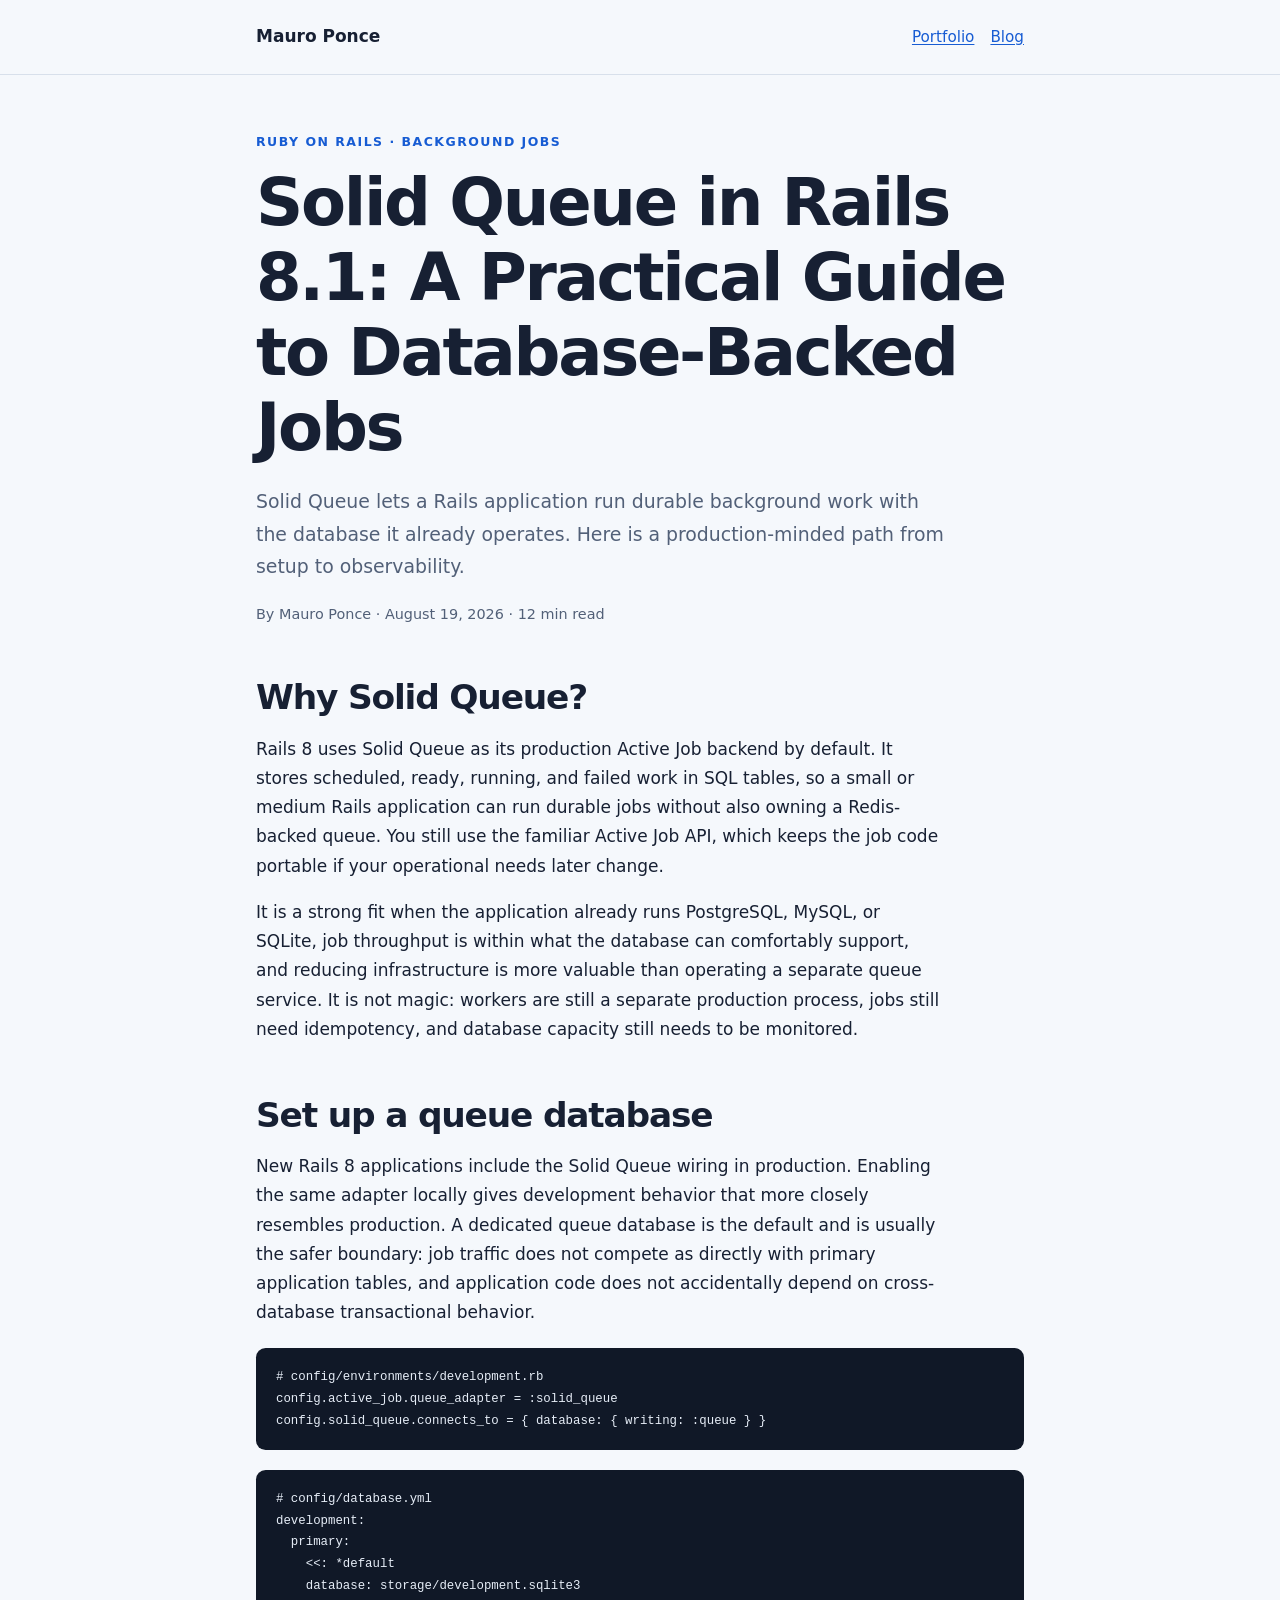
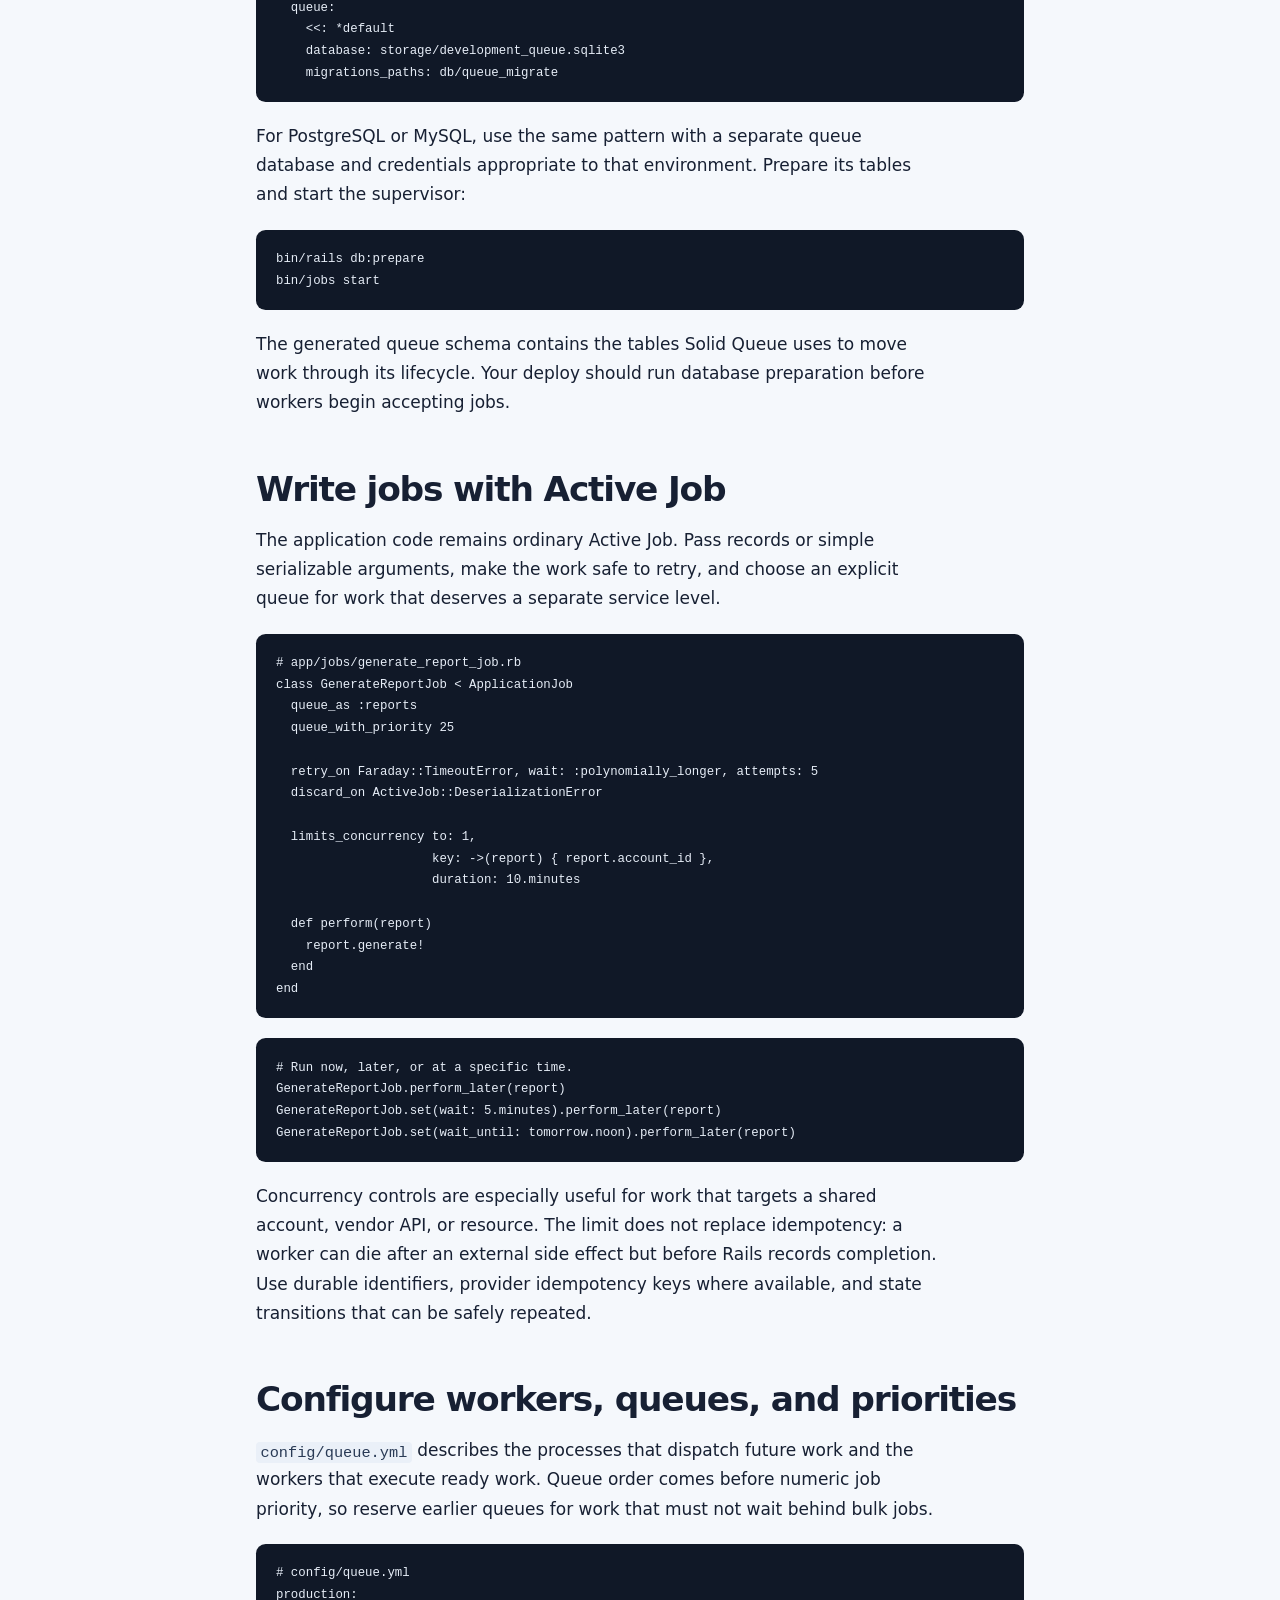
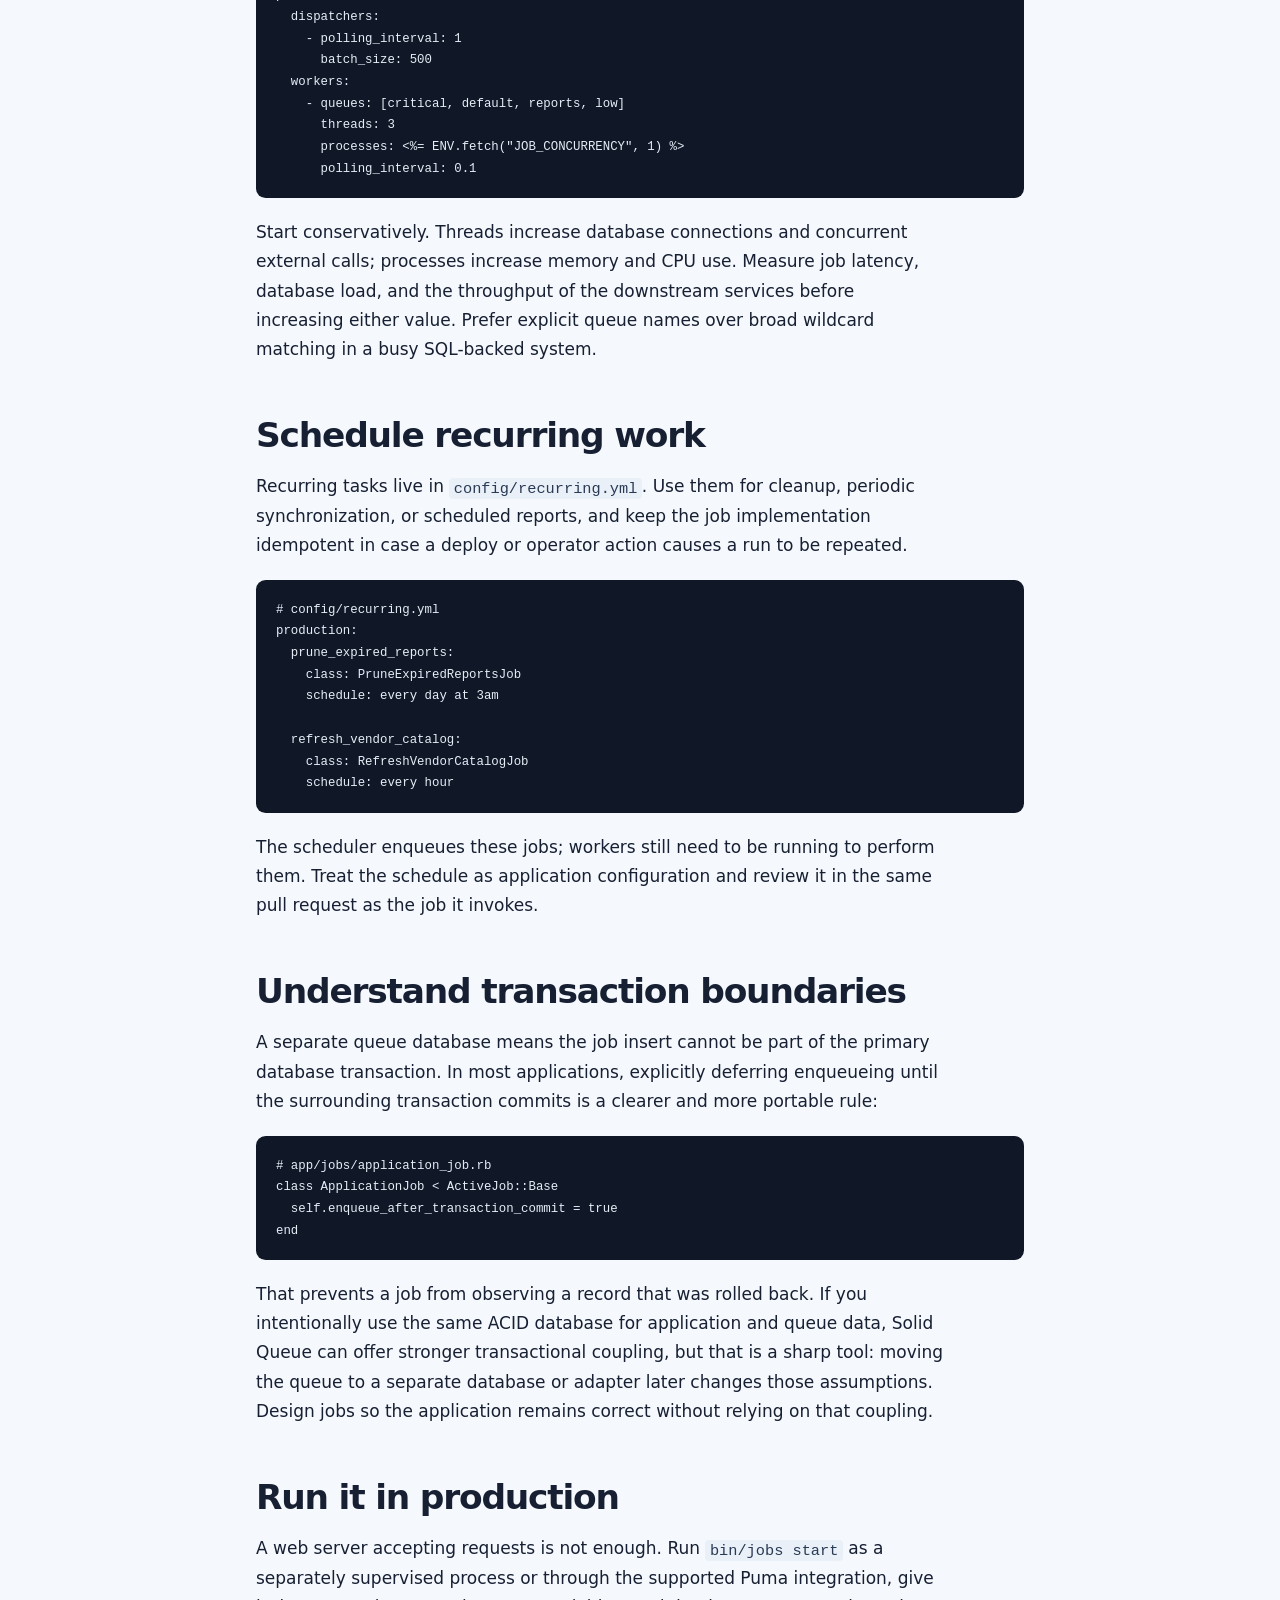
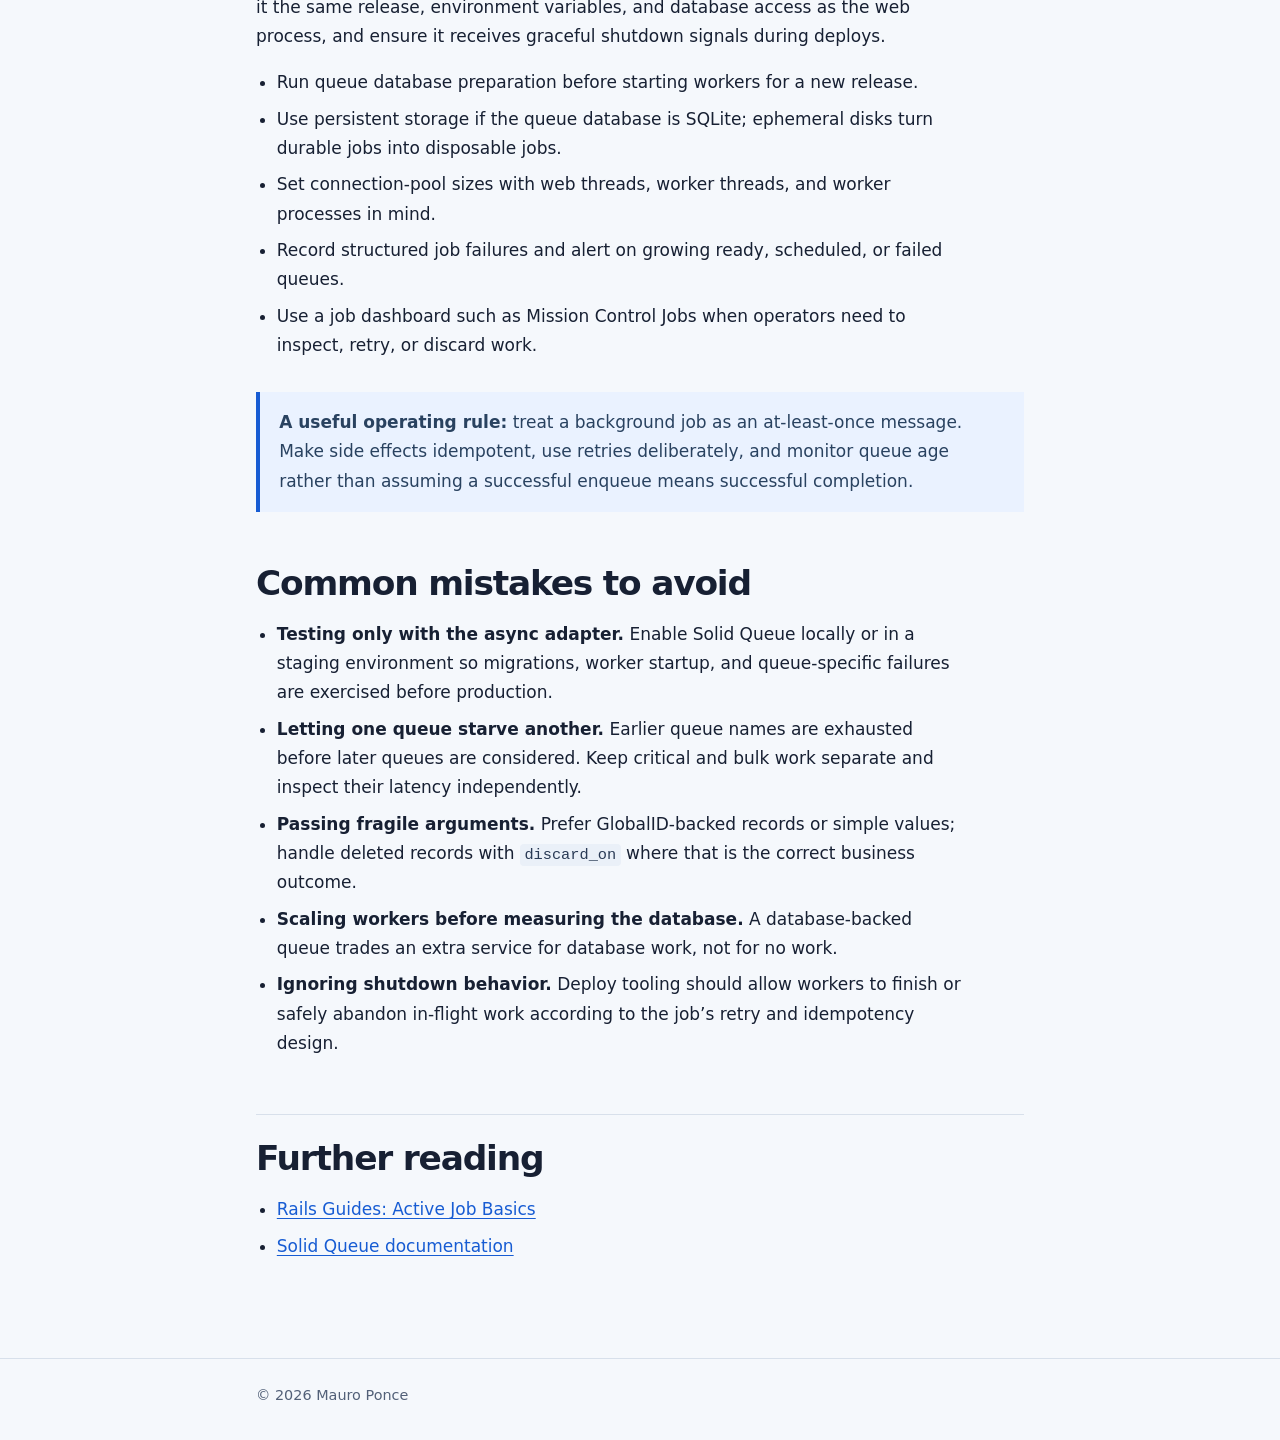
<file: blog/solid-queue-rails-8-1.html>
<!DOCTYPE html>
<html lang="en">
<head>
  <meta charset="utf-8">
  <meta name="viewport" content="width=device-width, initial-scale=1">
  <meta name="description" content="A practical production guide to Solid Queue, the database-backed Active Job backend in Rails 8.1.">
  <meta name="theme-color" content="#f8fafc">
  <title>Solid Queue in Rails 8.1 · Mauro Ponce</title>
  <style>
    :root { --ink: #172033; --muted: #526078; --line: #d8e0eb; --accent: #175cd3; --paper: #ffffff; --wash: #f5f8fc; --code: #101827; }
    * { box-sizing: border-box; }
    html { scroll-behavior: smooth; }
    body { margin: 0; background: var(--wash); color: var(--ink); font: 17px/1.72 Inter, ui-sans-serif, system-ui, -apple-system, BlinkMacSystemFont, "Segoe UI", sans-serif; }
    a { color: var(--accent); text-underline-offset: 0.16em; }
    a:hover { color: #0b3d91; }
    a:focus-visible { outline: 3px solid #f4c95d; outline-offset: 3px; border-radius: 2px; }
    .skip-link { position: absolute; left: 1rem; top: 1rem; transform: translateY(-160%); background: var(--ink); color: #fff; padding: 0.6rem 0.85rem; font-weight: 700; }
    .skip-link:focus { transform: translateY(0); }
    .shell { width: min(100% - 2rem, 48rem); margin: 0 auto; }
    .site-header { padding: 1.4rem 0; border-bottom: 1px solid var(--line); }
    .site-header .shell { display: flex; align-items: center; justify-content: space-between; gap: 1rem; }
    .brand { color: var(--ink); font-weight: 800; text-decoration: none; }
    .site-header nav { display: flex; gap: 1rem; font-size: 0.95rem; }
    article { padding: 3.5rem 0 5rem; }
    .eyebrow { margin: 0 0 0.8rem; color: var(--accent); font-size: 0.78rem; font-weight: 800; letter-spacing: 0.12em; text-transform: uppercase; }
    h1, h2, h3 { color: var(--ink); line-height: 1.14; letter-spacing: -0.035em; }
    h1 { max-width: 18ch; margin: 0; font-size: clamp(2.35rem, 7vw, 4.1rem); }
    h2 { margin: 3.25rem 0 1rem; font-size: clamp(1.55rem, 4vw, 2.15rem); }
    h3 { margin: 2.1rem 0 0.7rem; font-size: 1.25rem; }
    p, li { max-width: 43rem; }
    .dek { margin: 1.3rem 0 0; color: var(--muted); font-size: 1.18rem; }
    .meta { margin: 1.2rem 0 0; color: var(--muted); font-size: 0.9rem; }
    .notice { margin: 2rem 0; border-left: 4px solid var(--accent); background: #eaf2ff; padding: 1rem 1.2rem; color: #294260; }
    code { border-radius: 0.25rem; background: #eaf0f8; padding: 0.1rem 0.28rem; color: #293a55; font: 0.9em ui-monospace, SFMono-Regular, Menlo, Consolas, monospace; }
    pre { overflow-x: auto; margin: 1.25rem 0; border-radius: 0.6rem; background: var(--code); padding: 1.15rem 1.25rem; color: #e6edf7; font-size: 0.86rem; line-height: 1.58; tab-size: 2; }
    pre code { background: transparent; color: inherit; padding: 0; }
    ul, ol { padding-left: 1.3rem; }
    li + li { margin-top: 0.45rem; }
    .sources { margin-top: 3.5rem; border-top: 1px solid var(--line); padding-top: 1.5rem; }
    .sources h2 { margin-top: 0; }
    footer { border-top: 1px solid var(--line); color: var(--muted); font-size: 0.9rem; padding: 1.5rem 0 2rem; }
    @media (max-width: 34rem) { .site-header .shell { align-items: flex-start; flex-direction: column; } article { padding-top: 2.75rem; } pre { margin-left: -0.2rem; margin-right: -0.2rem; border-radius: 0.35rem; } }
  </style>
</head>
<body>
  <a class="skip-link" href="#content">Skip to article</a>
  <header class="site-header">
    <div class="shell">
      <a class="brand" href="../index.html">Mauro Ponce</a>
      <nav aria-label="Site navigation"><a href="../index.html">Portfolio</a><a href="index.html">Blog</a></nav>
    </div>
  </header>
  <main id="content" class="shell">
    <article>
      <header>
        <p class="eyebrow">Ruby on Rails · Background jobs</p>
        <h1>Solid Queue in Rails 8.1: A Practical Guide to Database-Backed Jobs</h1>
        <p class="dek">Solid Queue lets a Rails application run durable background work with the database it already operates. Here is a production-minded path from setup to observability.</p>
        <p class="meta">By Mauro Ponce · <time datetime="2026-08-19">August 19, 2026</time> · 12 min read</p>
      </header>

      <h2>Why Solid Queue?</h2>
      <p>Rails 8 uses Solid Queue as its production Active Job backend by default. It stores scheduled, ready, running, and failed work in SQL tables, so a small or medium Rails application can run durable jobs without also owning a Redis-backed queue. You still use the familiar Active Job API, which keeps the job code portable if your operational needs later change.</p>
      <p>It is a strong fit when the application already runs PostgreSQL, MySQL, or SQLite, job throughput is within what the database can comfortably support, and reducing infrastructure is more valuable than operating a separate queue service. It is not magic: workers are still a separate production process, jobs still need idempotency, and database capacity still needs to be monitored.</p>

      <h2>Set up a queue database</h2>
      <p>New Rails 8 applications include the Solid Queue wiring in production. Enabling the same adapter locally gives development behavior that more closely resembles production. A dedicated queue database is the default and is usually the safer boundary: job traffic does not compete as directly with primary application tables, and application code does not accidentally depend on cross-database transactional behavior.</p>
      <pre><code># config/environments/development.rb
config.active_job.queue_adapter = :solid_queue
config.solid_queue.connects_to = { database: { writing: :queue } }</code></pre>
      <pre><code># config/database.yml
development:
  primary:
    &lt;&lt;: *default
    database: storage/development.sqlite3
  queue:
    &lt;&lt;: *default
    database: storage/development_queue.sqlite3
    migrations_paths: db/queue_migrate</code></pre>
      <p>For PostgreSQL or MySQL, use the same pattern with a separate queue database and credentials appropriate to that environment. Prepare its tables and start the supervisor:</p>
      <pre><code>bin/rails db:prepare
bin/jobs start</code></pre>
      <p>The generated queue schema contains the tables Solid Queue uses to move work through its lifecycle. Your deploy should run database preparation before workers begin accepting jobs.</p>

      <h2>Write jobs with Active Job</h2>
      <p>The application code remains ordinary Active Job. Pass records or simple serializable arguments, make the work safe to retry, and choose an explicit queue for work that deserves a separate service level.</p>
      <pre><code># app/jobs/generate_report_job.rb
class GenerateReportJob &lt; ApplicationJob
  queue_as :reports
  queue_with_priority 25

  retry_on Faraday::TimeoutError, wait: :polynomially_longer, attempts: 5
  discard_on ActiveJob::DeserializationError

  limits_concurrency to: 1,
                     key: -&gt;(report) { report.account_id },
                     duration: 10.minutes

  def perform(report)
    report.generate!
  end
end</code></pre>
      <pre><code># Run now, later, or at a specific time.
GenerateReportJob.perform_later(report)
GenerateReportJob.set(wait: 5.minutes).perform_later(report)
GenerateReportJob.set(wait_until: tomorrow.noon).perform_later(report)</code></pre>
      <p>Concurrency controls are especially useful for work that targets a shared account, vendor API, or resource. The limit does not replace idempotency: a worker can die after an external side effect but before Rails records completion. Use durable identifiers, provider idempotency keys where available, and state transitions that can be safely repeated.</p>

      <h2>Configure workers, queues, and priorities</h2>
      <p><code>config/queue.yml</code> describes the processes that dispatch future work and the workers that execute ready work. Queue order comes before numeric job priority, so reserve earlier queues for work that must not wait behind bulk jobs.</p>
      <pre><code># config/queue.yml
production:
  dispatchers:
    - polling_interval: 1
      batch_size: 500
  workers:
    - queues: [critical, default, reports, low]
      threads: 3
      processes: &lt;%= ENV.fetch("JOB_CONCURRENCY", 1) %&gt;
      polling_interval: 0.1</code></pre>
      <p>Start conservatively. Threads increase database connections and concurrent external calls; processes increase memory and CPU use. Measure job latency, database load, and the throughput of the downstream services before increasing either value. Prefer explicit queue names over broad wildcard matching in a busy SQL-backed system.</p>

      <h2>Schedule recurring work</h2>
      <p>Recurring tasks live in <code>config/recurring.yml</code>. Use them for cleanup, periodic synchronization, or scheduled reports, and keep the job implementation idempotent in case a deploy or operator action causes a run to be repeated.</p>
      <pre><code># config/recurring.yml
production:
  prune_expired_reports:
    class: PruneExpiredReportsJob
    schedule: every day at 3am

  refresh_vendor_catalog:
    class: RefreshVendorCatalogJob
    schedule: every hour</code></pre>
      <p>The scheduler enqueues these jobs; workers still need to be running to perform them. Treat the schedule as application configuration and review it in the same pull request as the job it invokes.</p>

      <h2>Understand transaction boundaries</h2>
      <p>A separate queue database means the job insert cannot be part of the primary database transaction. In most applications, explicitly deferring enqueueing until the surrounding transaction commits is a clearer and more portable rule:</p>
      <pre><code># app/jobs/application_job.rb
class ApplicationJob &lt; ActiveJob::Base
  self.enqueue_after_transaction_commit = true
end</code></pre>
      <p>That prevents a job from observing a record that was rolled back. If you intentionally use the same ACID database for application and queue data, Solid Queue can offer stronger transactional coupling, but that is a sharp tool: moving the queue to a separate database or adapter later changes those assumptions. Design jobs so the application remains correct without relying on that coupling.</p>

      <h2>Run it in production</h2>
      <p>A web server accepting requests is not enough. Run <code>bin/jobs start</code> as a separately supervised process or through the supported Puma integration, give it the same release, environment variables, and database access as the web process, and ensure it receives graceful shutdown signals during deploys.</p>
      <ul>
        <li>Run queue database preparation before starting workers for a new release.</li>
        <li>Use persistent storage if the queue database is SQLite; ephemeral disks turn durable jobs into disposable jobs.</li>
        <li>Set connection-pool sizes with web threads, worker threads, and worker processes in mind.</li>
        <li>Record structured job failures and alert on growing ready, scheduled, or failed queues.</li>
        <li>Use a job dashboard such as Mission Control Jobs when operators need to inspect, retry, or discard work.</li>
      </ul>

      <aside class="notice"><strong>A useful operating rule:</strong> treat a background job as an at-least-once message. Make side effects idempotent, use retries deliberately, and monitor queue age rather than assuming a successful enqueue means successful completion.</aside>

      <h2>Common mistakes to avoid</h2>
      <ul>
        <li><strong>Testing only with the async adapter.</strong> Enable Solid Queue locally or in a staging environment so migrations, worker startup, and queue-specific failures are exercised before production.</li>
        <li><strong>Letting one queue starve another.</strong> Earlier queue names are exhausted before later queues are considered. Keep critical and bulk work separate and inspect their latency independently.</li>
        <li><strong>Passing fragile arguments.</strong> Prefer GlobalID-backed records or simple values; handle deleted records with <code>discard_on</code> where that is the correct business outcome.</li>
        <li><strong>Scaling workers before measuring the database.</strong> A database-backed queue trades an extra service for database work, not for no work.</li>
        <li><strong>Ignoring shutdown behavior.</strong> Deploy tooling should allow workers to finish or safely abandon in-flight work according to the job’s retry and idempotency design.</li>
      </ul>

      <section class="sources" aria-labelledby="sources-heading">
        <h2 id="sources-heading">Further reading</h2>
        <ul>
          <li><a href="https://guides.rubyonrails.org/active_job_basics.html" target="_blank" rel="noreferrer noopener">Rails Guides: Active Job Basics</a></li>
          <li><a href="https://github.com/rails/solid_queue" target="_blank" rel="noreferrer noopener">Solid Queue documentation</a></li>
        </ul>
      </section>
    </article>
  </main>
  <footer><div class="shell">© 2026 Mauro Ponce</div></footer>
</body>
</html>
</file>
